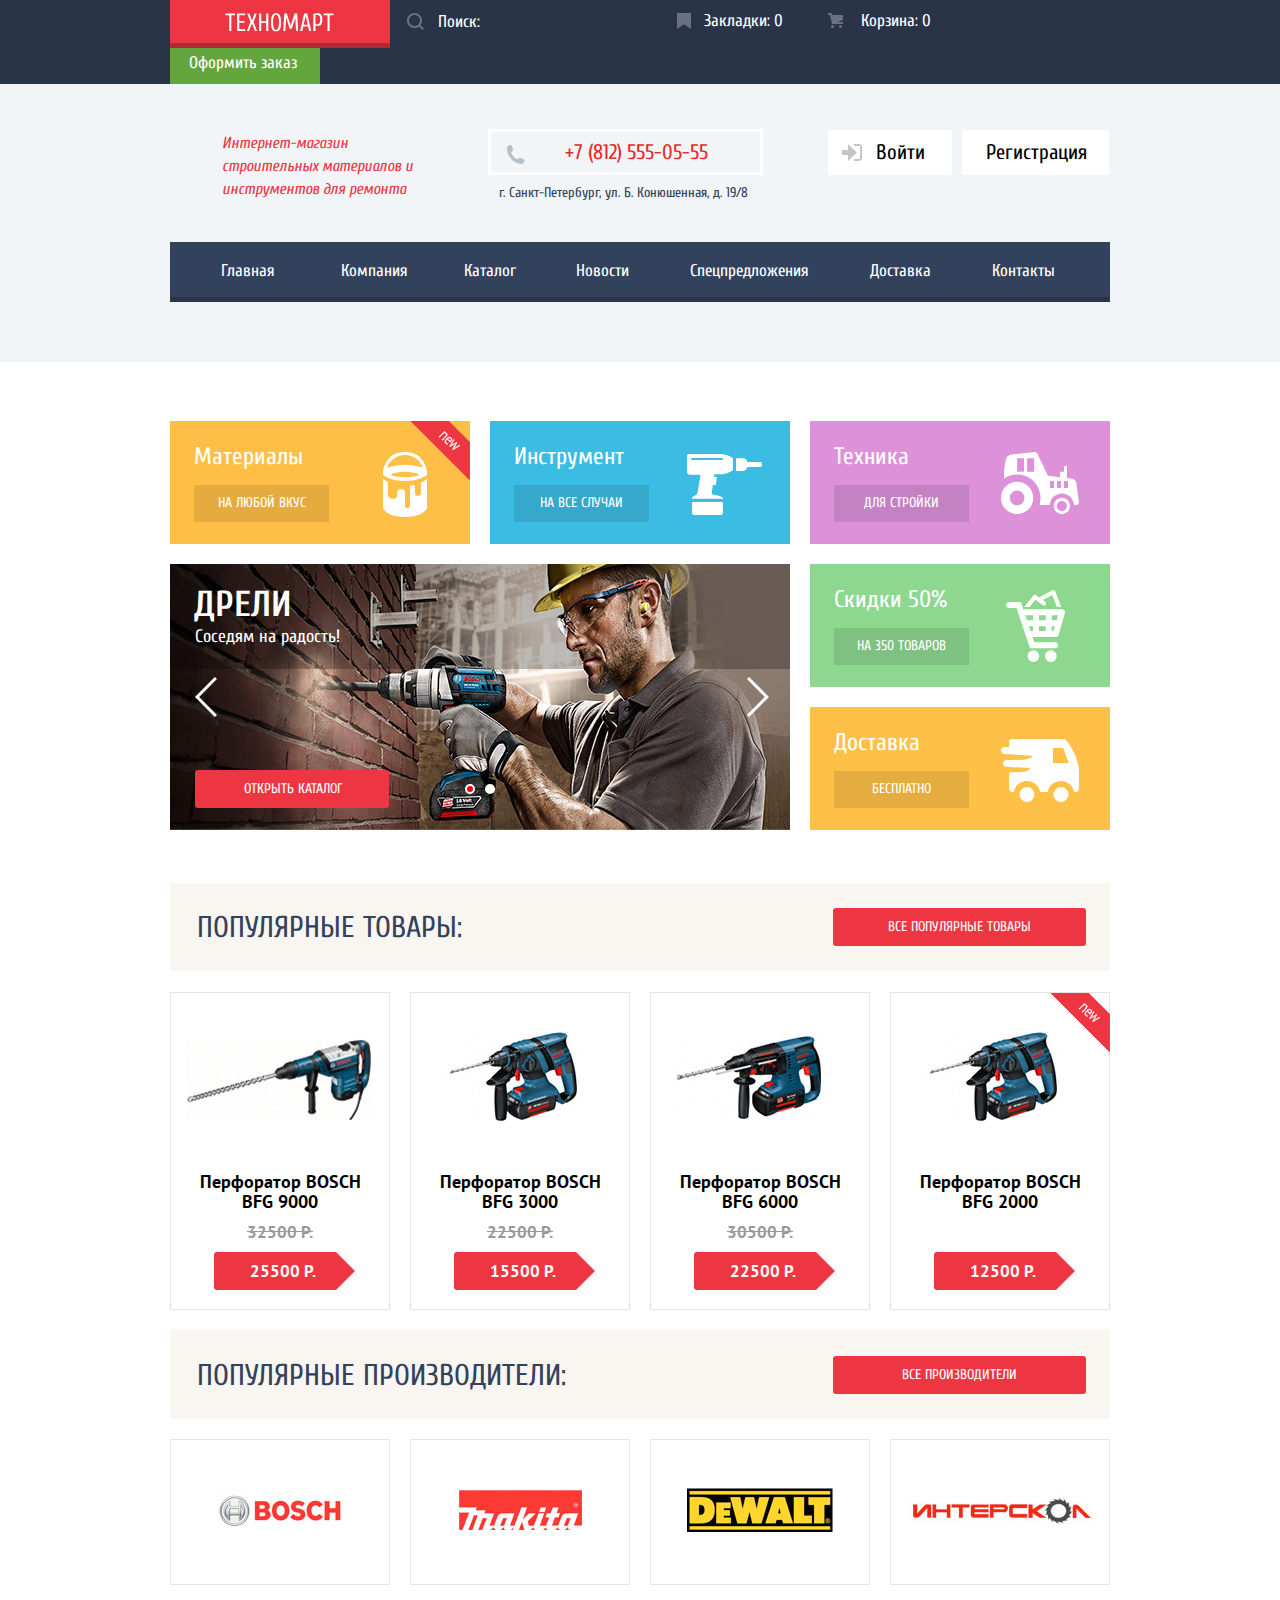
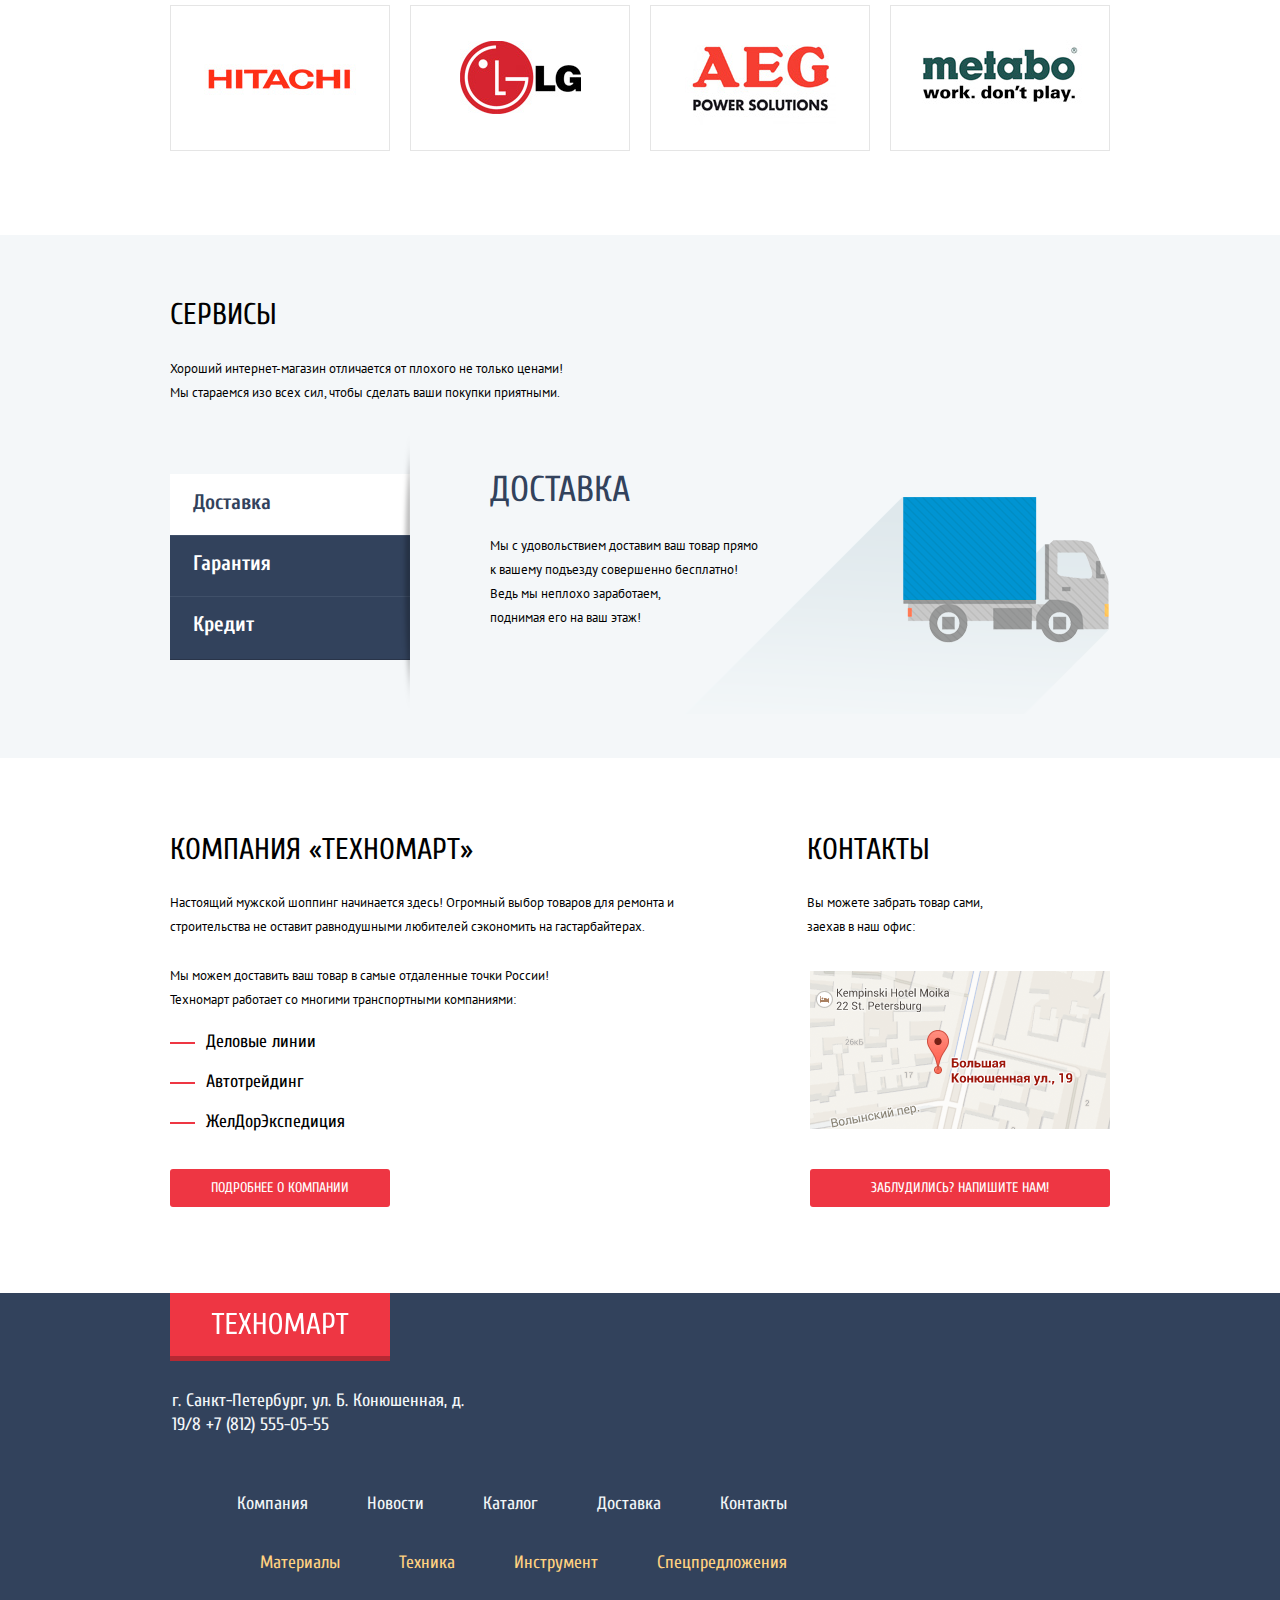
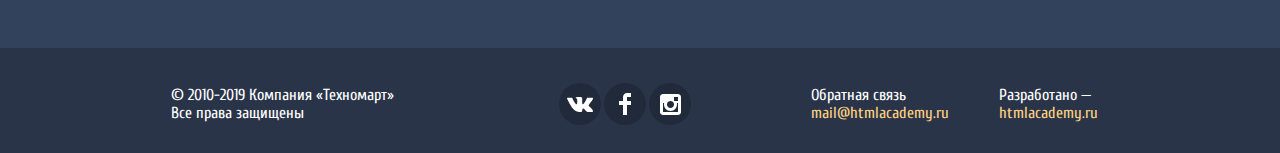
<file: index.html>
<!DOCTYPE html>
<html lang="ru">

<head>
  <meta charset="utf-8">
  <title>HTML Academy: Техномарт</title>
  <link href="css/normalize.css" rel="stylesheet">
  <link href="css/style-min.css" rel="stylesheet">
  <link
    href="https://fonts.googleapis.com/css?family=Cuprum:400,400i,700%7CPT+Sans:400,700&display=swap&subset=cyrillic"
    rel="stylesheet">
</head>

<body>
  <header class="header">
    <div class="decorative-lane-top-bottom">
      <ul class="header-top-navigation content-container">
        <li>
          <a class="logo logo-top">
            <img src="img/logo.svg" width="109" height="19" alt="Логотип магазина Техномарт">
          </a>
        </li>
        <li>
          <form class="search-form" action="https://echo.htmlacademy.ru" method="GET">
            <label class="search-label"><input type="search" name="top-header-search" class="search"
                placeholder="Поиск:" aria-label="Поиск по сайту">
              <svg version="1.1" xmlns="http://www.w3.org/2000/svg" xmlns:xlink="http://www.w3.org/1999/xlink" x="0px"
                y="0px" width="17px" height="17px" viewBox="0 0 17 17" enable-background="new 0 0 17 17"
                xml:space="preserve">
                <g id="Layer_1">
                </g>
                <g id="Layer_2">
                  <path d="M17,15.586l-3.542-3.542C14.421,10.782,15,9.21,15,7.5C15,3.358,11.643,0,7.5,0C3.358,0,0,3.358,0,7.5
             C0,11.643,3.358,15,7.5,15c1.71,0,3.282-0.579,4.544-1.542L15.586,17L17,15.586z M2,7.5C2,4.467,4.467,2,7.5,2
             C10.532,2,13,4.467,13,7.5c0,3.032-2.468,5.5-5.5,5.5C4.467,13,2,10.532,2,7.5z" />
                </g>
              </svg>
            </label>
          </form>
        </li>
        <li class="bookmarks-container">
          <a href="#" class="button-top top-header-bookmarks">
            <svg xmlns="http://www.w3.org/2000/svg" width="14" height="16" viewBox="0 0 14 16">
              <path fill="#ffffff"
                d="M14 15c0 .55-.368.741-.818.426l-5.363-3.765c-.45-.315-1.187-.315-1.637 0L.818 15.426C.368 15.741 0 15.55 0 15V1c0-.55.45-1 1-1h12c.55 0 1 .45 1 1v14z" />
            </svg>
            Закладки: 0
          </a>
        </li>
        <li class="cart-container">
          <a href="#" class="button-top top-header-cart">
            <svg version="1.1" id="Layer_71" xmlns="http://www.w3.org/2000/svg"
              xmlns:xlink="http://www.w3.org/1999/xlink" x="0px" y="0px" width="15px" height="15px" viewBox="0 0 15 15"
              enable-background="new 0 0 15 15" xml:space="preserve">
              <g>
                <circle cx="4.5" cy="13.5" r="1.5" />
                <circle cx="12.5" cy="13.5" r="1.5" />
                <polygon points="15,2 4.07,2 3.648,0 0,0 0,2 2.031,2 4.016,11 15,11 15,9 9.441,9 15,6.951 	" />
              </g>
            </svg>
            Корзина: 0
          </a>
        </li>
        <li>
          <a href="#" class="button-top top-header-order">Оформить заказ</a>
        </li>
      </ul>
    </div>
    <section class="header-info content-container">
      <h1>Интернет-магазин строительных материалов и инструментов для ремонта</h1>
      <ul class="header-mid-info">
        <li class="phone-address-container">
          <a class="header-info-phone-number" href="tel:+78125550555" aria-label="Номер нашего телефона и адрес">+7
            (812) 555-05-55</a>
          <p class="header-info-address">г. Санкт-Петербург, ул. Б. Конюшенная, д. 19/8</p>
        </li>
      </ul>
      <div class="account-block">
        <ul class="log-in-register-block">
          <li>
            <a href="#" class="user-button sign-in">
              <svg version="1.1" id="Layer_452" xmlns="http://www.w3.org/2000/svg"
                xmlns:xlink="http://www.w3.org/1999/xlink" x="0px" y="0px" width="20px" height="17px"
                viewBox="0 0 20 17" enable-background="new 0 0 20 17" xml:space="preserve">
                <g>
                  <polygon points="14.875,8.5 6,0 6,6 0,6 0,11 6,11 6,17 	" />
                </g>
                <path d="M16.986,15.01h-5.027V17h5.027c2.178,0,3.004-1.81,3.029-3.026V3.028C19.99,1.811,19.164,0,16.986,0h-5.027
               v1.99h5.027c0.839,0,0.992,0.681,1.01,1.057v10.904C17.979,14.327,17.825,15.01,16.986,15.01z" />
              </svg>
              Войти
            </a>
          </li>
          <li>
            <a href="#" class="user-button registration">Регистрация</a>
          </li>
        </ul>
        <ul class="account-menu display-none">
          <li class="user-name">
            <a href="#" class="user-button login-name">
              <svg version="1.1" id="Layer_28" xmlns="http://www.w3.org/2000/svg"
                xmlns:xlink="http://www.w3.org/1999/xlink" x="0px" y="0px" width="20px" height="18px"
                viewBox="0 0 20 18" enable-background="new 0 0 20 18" xml:space="preserve">
                <path
                  d="M17.881,14.166c-2.144-0.735-4.256-1.666-5.207-2.39c-0.657-0.501-0.77-1.618-0.517-2.415
               c1.118-0.903,1.864-2.477,1.864-4.278C14.021,2.276,12.221,0,10,0S5.979,2.276,5.979,5.083c0,1.801,0.746,3.374,1.863,4.277
               c0.253,0.798,0.141,1.915-0.517,2.416c-0.95,0.724-3.063,1.654-5.207,2.39S0,18,0,18h20C20,18,20.025,14.901,17.881,14.166z" />
              </svg>
              Равшан Джамшутович
            </a>
            <a href="#" class="user-button logout">
              <span class="visually-hidden">Выход</span>
              <svg version="1.1" id="Layer_3" xmlns="http://www.w3.org/2000/svg"
                xmlns:xlink="http://www.w3.org/1999/xlink" x="0px" y="0px" width="21px" height="17px"
                viewBox="0 0 21 17" enable-background="new 0 0 21 17" xml:space="preserve">
                <g>
                  <polygon points="21,8.5 12.125,0 12.125,6 6.125,6 6.125,11 12.125,11 12.125,17 	" />
                  <path d="M3.106,13.952V3.048c0.018-0.376,0.171-1.057,1.01-1.057h5.027V0H4.116C1.938,0,1.112,1.81,1.087,3.027
                    v10.946C1.112,15.189,1.938,17,4.116,17h5.027v-1.99H4.116C3.277,15.01,3.124,14.327,3.106,13.952z" />
                </g>
              </svg>
            </a>
          </li>
          <li>
            <a href="#" class="account-options my-orders">Мои заказы</a>
          </li>
          <li>
            <span class="dot"></span>
          </li>
          <li>
            <a href="#" class="account-options personal-account">Личный кабинет</a>
          </li>
        </ul>
      </div>
    </section>
    <nav class="header-navigation">
      <h2 class="visually-hidden">Главное меню</h2>
      <ul class="site-navigation content-container">
        <li><a class="main-link" href="index.html">Главная</a></li>
        <li><a href="#">Компания</a></li>
        <li><a class="catalog-link" href="catalog.html">Каталог</a></li>
        <li><a href="#">Новости</a></li>
        <li><a href="#">Спецпредложения</a></li>
        <li><a href="#">Доставка</a></li>
        <li><a href="#">Контакты</a></li>
      </ul>
    </nav>
  </header>
  <main class="main">
    <section class="goods-block content-container">
      <h2 class="visually-hiden">Наши товары</h2>
      <div class="goods-icon material new-item">
        <span class="privileges-title">Материалы</span>
        <a href="catalog.html" class="privilege-button">На любой вкус</a>
        <div class="new-icon"></div>
      </div>
      <div class="goods-icon instrument">
        <span class="privileges-title">Инструмент</span>
        <a href="catalog.html" class="privilege-button">на все случаи</a>
      </div>
      <div class="goods-icon technic">
        <span class="privileges-title">Техника</span>
        <a href="catalog.html" class="privilege-button">для стройки</a>
      </div>
      <div class="slider-icon-block">
        <div class="goods-slider">
          <div class="slide slide-1">
            <img src="img/slide-image-1.jpg" width="620" height="266" alt="Изображение процесса работы с дрелью">
            <h2>Дрели</h2>
            <p>Соседям на радость!</p>
            <a href="catalog.html" class="red-button to-perforators">Открыть каталог</a>
            <a href="#" class="slider-arrow left-arrow" aria-label="предыдущий слайд"></a>
            <a href="#" class="slider-arrow right-arrow" aria-label="следующий слайд"></a>
            <a href="#" class="slide-button button-1 current-slide-button"></a>
            <a href="#" class="slide-button button-2"></a>
          </div>
          <div class="slide slide-2 display-none">
            <img src="img/slide-image-2.jpg" width="620" height="266" alt="Изображение процесса работы с дрелью">
            <h2>Перфораторы</h2>
            <p>Настоящие мужские игрушки</p>
            <a href="catalog.html" class="red-button to-drills">Открыть каталог</a>
            <a href="#" class="slider-arrow left-arrow" aria-label="предыдущий слайд"></a>
            <a href="#" class="slider-arrow right-arrow" aria-label="следующий слайд"></a>
            <a href="#" class="slide-button button-1"></a>
            <a href="#" class="slide-button button-2 current-slide-button"></a>
          </div>
        </div>
        <div class="goods-icon-right">
          <div class="goods-icon sale">
            <span class="privileges-title">Скидки 50%</span>
            <a href="catalog.html" class="privilege-button">На 350 ТОВАРОВ</a>
          </div>
          <div class="goods-icon delivery">
            <span class="privileges-title">Доставка</span>
            <a href="catalog.html" class="privilege-button">бесплатно</a>
          </div>
        </div>
      </div>
    </section>
    <section class="popular-items content-container">
      <div class="block-title-container">
        <h2 class="block-title">Популярные товары:</h2>
        <a href="catalog.html" class="red-button popular-items-link">все поПулярные товары</a>
      </div>
      <ul class="catalog-popular">
        <li tabindex="0">
          <a href="#" class="catalog-item-image" tabindex="-1">
            <img src="img/bfg-9000.jpg" width="218" height="170" alt="Изображение BFG-9000">
          </a>
          <div class="catalog-items-user-buttons">
            <a href="#" class="buy-button" aria-label="Купить перфоратор BOSCH BFG 9000">
              <svg version="1.1" id="Layer_72" xmlns="http://www.w3.org/2000/svg"
                xmlns:xlink="http://www.w3.org/1999/xlink" x="0px" y="0px" width="15px" height="15px"
                viewBox="0 0 15 15" enable-background="new 0 0 15 15" xml:space="preserve">
                <g>
                  <circle cx="4.5" cy="13.5" r="1.5" />
                  <circle cx="12.5" cy="13.5" r="1.5" />
                  <polygon points="15,2 4.07,2 3.648,0 0,0 0,2 2.031,2 4.016,11 15,11 15,9 9.441,9 15,6.951 	" />
                </g>
              </svg>
              купить
            </a>
            <a href="#" class="to-bookmarks" aria-label="Добавить в закладки перфоратор BOSH BFG 9000">в закладки</a>
          </div>
          <h3>Перфоратор BOSCH BFG 9000</h3>
          <p class="catalog-item-old-price"><del>32500 Р.</del></p>
          <a href="#" class="catalog-item-buy-option" tabindex="-1">25500 Р.</a>
        </li>
        <li tabindex="0">
          <a href="#" class="catalog-item-image" tabindex="-1">
            <img src="img/bfg-3000.jpg" width="218" height="170" alt="Изображение BFG-3000">
          </a>
          <div class="catalog-items-user-buttons">
            <a href="#" class="buy-button" aria-label="Купить перфоратор BOSCH BFG 3000">
              <svg version="1.1" id="Layer_73" xmlns="http://www.w3.org/2000/svg"
                xmlns:xlink="http://www.w3.org/1999/xlink" x="0px" y="0px" width="15px" height="15px"
                viewBox="0 0 15 15" enable-background="new 0 0 15 15" xml:space="preserve">
                <g>
                  <circle cx="4.5" cy="13.5" r="1.5" />
                  <circle cx="12.5" cy="13.5" r="1.5" />
                  <polygon points="15,2 4.07,2 3.648,0 0,0 0,2 2.031,2 4.016,11 15,11 15,9 9.441,9 15,6.951 	" />
                </g>
              </svg>
              купить
            </a>
            <a href="#" class="to-bookmarks" aria-label="Добавить в закладки перфоратор BOSH BFG 3000">в закладки</a>
          </div>
          <h3>Перфоратор BOSCH BFG 3000</h3>
          <p class="catalog-item-old-price"><del>22500 Р.</del></p>
          <a href="#" class="catalog-item-buy-option" tabindex="-1">15500 Р.</a>
        </li>
        <li tabindex="0">
          <a href="#" class="catalog-item-image" tabindex="-1">
            <img src="img/bfg-6000.jpg" width="218" height="170" alt="Изображение BFG-6000">
          </a>
          <div class="catalog-items-user-buttons">
            <a href="#" class="buy-button" aria-label="Купить перфоратор BOSH BFG 6000">
              <svg version="1.1" id="Layer_74" xmlns="http://www.w3.org/2000/svg"
                xmlns:xlink="http://www.w3.org/1999/xlink" x="0px" y="0px" width="15px" height="15px"
                viewBox="0 0 15 15" enable-background="new 0 0 15 15" xml:space="preserve">
                <g>
                  <circle cx="4.5" cy="13.5" r="1.5" />
                  <circle cx="12.5" cy="13.5" r="1.5" />
                  <polygon points="15,2 4.07,2 3.648,0 0,0 0,2 2.031,2 4.016,11 15,11 15,9 9.441,9 15,6.951 	" />
                </g>
              </svg>
              купить
            </a>
            <a href="#" class="to-bookmarks" aria-label="Добавить в закладки перфоратор BOSH BFG 6000">в закладки</a>
          </div>
          <h3>Перфоратор BOSCH BFG 6000</h3>
          <p class="catalog-item-old-price"><del>30500 Р.</del></p>
          <a href="#" class="catalog-item-buy-option" tabindex="-1">22500 Р.</a>
        </li>
        <li class="new-item bfg-2000" tabindex="0">
          <a href="#" class="catalog-item-image" tabindex="-1">
            <img src="img/bfg-2000.jpg" width="218" height="170" alt="Изображение bfg-3000">
          </a>
          <div class="catalog-items-user-buttons">
            <a href="#" class="buy-button" aria-label="Купить перфоратор BOSH BFG 2000">
              <svg version="1.1" id="Layer_75" xmlns="http://www.w3.org/2000/svg"
                xmlns:xlink="http://www.w3.org/1999/xlink" x="0px" y="0px" width="15px" height="15px"
                viewBox="0 0 15 15" enable-background="new 0 0 15 15" xml:space="preserve">
                <g>
                  <circle cx="4.5" cy="13.5" r="1.5" />
                  <circle cx="12.5" cy="13.5" r="1.5" />
                  <polygon points="15,2 4.07,2 3.648,0 0,0 0,2 2.031,2 4.016,11 15,11 15,9 9.441,9 15,6.951 	" />
                </g>
              </svg>
              купить
            </a>
            <a href="#" class="to-bookmarks" aria-label="Добавить в закладки перфоратор BOSH BFG 2000">в закладки</a>
          </div>
          <h3>Перфоратор BOSCH BFG 2000</h3>
          <a href="#" class="catalog-item-buy-option" tabindex="-1">12500 Р.</a>
        </li>
      </ul>
      <div class="modal modal-to-cart">
        <p>Товар добавлен в корзину!</p>
        <div class="bottom-modal-background">
          <ul class="modal-to-cart-buttons">
            <li>
              <a class="red-button" href="#">Оформить заказ</a>
            </li>
            <li>
              <a class="buy-more index-buy-more" href="#">Продолжить покупки</a>
            </li>
          </ul>
        </div>
        <button class="modal-close index-to-cart-modal-close" type="button"></button>
      </div>
    </section>
    <section class="popular-makers content-container">
      <div class="block-title-container">
        <h2 class="block-title">Популярные ПРОИзводители:</h2>
        <a href="catalog.html" class="red-button popular-makers-link">все ПРОИзводители</a>
      </div>
      <ul class="popular-makers-logo content-container">
        <li tabindex="0">
          <a href="#" class="bosh-logo">
            <img class="popular-makers-img" src="img/logo-bosch.jpg" width="126" height="37"
              alt="Логотип компании BOSH">
          </a>
        </li>
        <li tabindex="0">
          <a href="#" class="makita-logo">
            <img class="popular-makers-img" src="img/logo-makita.jpg" width="123" height="40"
              alt="Логотип компании Makita">
          </a>
        </li>
        <li tabindex="0">
          <a href="#" class="dewalt-logo">
            <img class="popular-makers-img" src="img/logo-de-walt.jpg" width="146" height="44"
              alt="Логотип компании DeWalt">
          </a>
        </li>
        <li tabindex="0">
          <a href="#" class="interskol-logo">
            <img class="popular-makers-img" src="img/logo-interskol.jpg" width="200" height="88"
              alt="Логотип компании Интерскол">
          </a>
        </li>
        <li tabindex="0">
          <a href="#" class="hitachi-logo">
            <img class="popular-makers-img" src="img/logo-hitachi.jpg" width="169" height="31"
              alt="Логотип компании Hitachi">
          </a>
        </li>
        <li tabindex="0">
          <a href="#" class="lg-logo">
            <img class="popular-makers-img" src="img/logo-lg.jpg" width="121" height="73" alt="Логотип компании LG">
          </a>
        </li>
        <li tabindex="0">
          <a href="#" class="aeg-logo">
            <img class="popular-makers-img" src="img/logo-aeg.jpg" width="151" height="96" alt="Логотип компании AEG">
          </a>
        </li>
        <li tabindex="0">
          <a href="#" class="metabo-logo">
            <img class="popular-makers-img" src="img/logo-metabo.jpg" width="204" height="69"
              alt="Логотип компании Metabo">
          </a>
        </li>
      </ul>
    </section>
    <section class="service-block">
      <div class="content-container">
        <h2 class="subtitle">Сервисы</h2>
        <p class="normal-text">
          Хороший интернет-магазин отличается от плохого не только ценами!
          Мы стараемся изо всех сил, чтобы сделать ваши покупки приятными.
        </p>
        <div class="slide-container">
          <ul class="service-slider">
            <li>
              <a href="#" class="service-slider-link delivery-link active-link">Доставка</a>
            </li>
            <li>
              <a href="#" class="service-slider-link guarantee-link">Гарантия</a>
            </li>
            <li>
              <a href="#" class="service-slider-link credit-link">Кредит</a>
            </li>
          </ul>
          <div class="slider-shadow"></div>
          <div class="slider-description slide-delivery service-slider-active-slide">
            <h2 class="subtitle subtitle-36">Доставка</h2>
            <p class="normal-text">
              Мы с удовольствием доставим ваш товар прямо
              к вашему подъезду совершенно бесплатно!
              Ведь мы неплохо заработаем,<br> поднимая его на ваш этаж!
            </p>
          </div>
          <div class="slider-description slide-guarantee">
            <h2 class="subtitle subtitle-36">Гарантия</h2>
            <p class="normal-text">
              Если купленный у нас товар поломается или заискрит,<br>
              а также в случае пожара, спровоцированного его возгаранием,
              вы всегда можете быть уверены в нашей гарантии. Мы обменяем сгоревший товар на новый.<br>
              Дом уж восстановите как-нибудь сами.
            </p>
          </div>
          <div class="slider-description slide-credit">
            <h2 class="subtitle subtitle-36">Кредит</h2>
            <p class="normal-text">
              Залезть в долговую яму стало проще!
              Кредитные консультанты придут вам на помощь.
            </p>
            <a href="#" class="red-button credit-button">Отправить заявку</a>
          </div>
        </div>
      </div>
    </section>
    <section class="main-about content-container">
      <h2 class="visually-hidden">О компании</h2>
      <div class="about-company-block">
        <p class="subtitle">Компания «техномарт»</p>
        <p class="normal-text about-company-text-1">
          Настоящий мужской шоппинг начинается здесь!
          Огромный выбор товаров для ремонта и строительства не оставит равнодушными любителей сэкономить на
          гастарбайтерах.
        </p>
        <p class="normal-text about-company-text-2">
          Мы можем доставить ваш товар в самые отдаленные точки России!
          Техномарт работает со многими транспортными компаниями:
        </p>
        <ul class="delivery-partners">
          <li>Деловые линии</li>
          <li>Автотрейдинг</li>
          <li>ЖелДорЭкспедиция</li>
        </ul>
        <a href="#" class="red-button about_us_button">Подробнее о компании</a>
      </div>
      <div class="contacts-main">
        <p class="subtitle">Контакты</p>
        <p class="normal-text">Вы можете забрать товар сами, заехав в наш офис:
        </p>
        <a href="contacts.html" class="map">
          <img src="img/map-mini.png" width="300" height="158"
            alt="Наш магазин находится по адресу: г. Санкт-Петербург, ул. Б. Конюшенная, д. 19/8">
        </a>
        <a href="contact-us.html" class="red-button contact-us-button">Заблудились? Напишите нам!</a>
      </div>
      <section class="modal modal-map">
        <h2 class="visually-hidden">Где мы находимся</h2>
        <div class="big-map">
          <iframe
            src="https://www.google.com/maps/embed?pb=!1m14!1m8!1m3!1d1998.5958909420472!2d30.3217132!3d59.9388475!3m2!1i1024!2i768!4f13.1!3m3!1m2!1s0x4696310fca5ba729%3A0xea9c53d4493c879f!2z0JHQvtC70YzRiNCw0Y8g0JrQvtC90Y7RiNC10L3QvdCw0Y8g0YPQuy4sIDE5LCDQodCw0L3QutGCLdCf0LXRgtC10YDQsdGD0YDQsywgMTkxMTg2!5e0!3m2!1sru!2sru!4v1560233325531!5m2!1sru!2sru"
            width="940" height="460" style="border:0" allowfullscreen></iframe>
          <a href="https://www.google.ru/maps/place/%D0%91%D0%BE%D0%BB%D1%8C%D1%88%D0%B0%D1%8F+%D0%9A%D0%BE%D0%BD%D1%8E%D1%88%D0%B5%D0%BD%D0%BD%D0%B0%D1%8F+%D1%83%D0%BB.,+19,+%D0%A1%D0%B0%D0%BD%D0%BA%D1%82-%D0%9F%D0%B5%D1%82%D0%B5%D1%80%D0%B1%D1%83%D1%80%D0%B3,+191186/@59.9388475,30.3217132,17.25z/data=!4m5!3m4!1s0x4696310fca5ba729:0xea9c53d4493c879f!8m2!3d59.9387942!4d30.3230833"
            target="_blank">
            <img src="img/map.jpg" width="940" height="446"
              alt="Наш магазин находится по адресу: г. Санкт-Петербург, ул. Б. Конюшенная, д. 19/8">
          </a>
          <button class="modal-close" type="button"></button>
        </div>
      </section>
      <section class="modal modal-contact-us">
        <h2 class="visually-hidden">Напишите нам</h2>
        <form class="contact-us-form" action="https://echo.htmlacademy.ru" method="get">
          <div class="text-areas">
            <label class="your-name">
              Ваше имя
              <input type="text" name="fio" placeholder="Имя Фамилия">
            </label>
            <label class="contact-us-form-mail">
              Ваш e-mail
              <input type="text" name="mail" placeholder="email@example.com">
            </label>
            <label class="letter-area">Текст письма
              <textarea name="text" id="contact-us-form-letter" rows="5" cols="50"
                placeholder="В свободной форме"></textarea>
            </label>
          </div>
          <div class="bottom-modal-background">
            <button class="button" type="submit">
              Отправить
            </button>
          </div>
        </form>
        <button class="modal-close" type="button"></button>
      </section>
    </section>
  </main>
  <footer class="footer">
    <section class="footer-bottom-navigation content-container">
      <h2 class="visually-hidden">Нижнее меню сайта</h2>
      <a class="logo-footer">
        <img src="img/logo-foooter-ie.svg" width="138" height="23" alt="Логотип магазина Техномарт">
      </a>
      <p class="footer-contacts">г. Санкт-Петербург, ул. Б. Конюшенная, д. 19/8 +7 (812) 555-05-55</p>
      <nav class="footer-navigation">
        <ul class="footer-menu top-menu">
          <li><a href="#">Компания</a></li>
          <li><a href="#">Новости</a></li>
          <li><a href="catalog.html">Каталог</a></li>
          <li><a href="#">Доставка</a></li>
          <li><a href="#">Контакты</a></li>

        </ul>
        <ul class="footer-menu sub-menu">
          <li><a href="#">Материалы</a></li>
          <li><a href="#">Техника</a></li>
          <li><a href="#">Инструмент</a></li>
          <li><a href="#">Спецпредложения</a></li>
        </ul>
      </nav>
    </section>
    <div class="decorative-lane-top-bottom">
      <section class="additional-info content-container">
        <h2 class="visually-hidden">Полезные ссылки</h2>
        <p class="copyright">&copy; 2010-2019 Компания «Техномарт» Все права защищены</p>
        <ul class="footer-social">
          <li>
            <a href="#" class="social-button vk" aria-label="Перейти в нашу группу во Вконтакте"></a>
          </li>
          <li>
            <a href="#" class="social-button facebook" aria-label="Перейти в нашу группу в Фэйсбук"></a>
          </li>
          <li>
            <a href="#" class="social-button instagram" aria-label="Перейти в наш Инстаграм"> </a>
          </li>
        </ul>
        <p class="mail-to-us">
          Обратная связь
          <a href="mailto:mail@htmlacademy.ru" class="aditional-info-link">mail@htmlacademy.ru</a>
        </p>
        <p class="who-made">
          Разработано —
          <a href="https://htmlacademy.ru/intensive/htmlcss" class="aditional-info-link">htmlacademy.ru</a>
        </p>
      </section>
    </div>
  </footer>
  <script src="js/script-min.js" rel="script"></script>
</body>

</html>
</file>
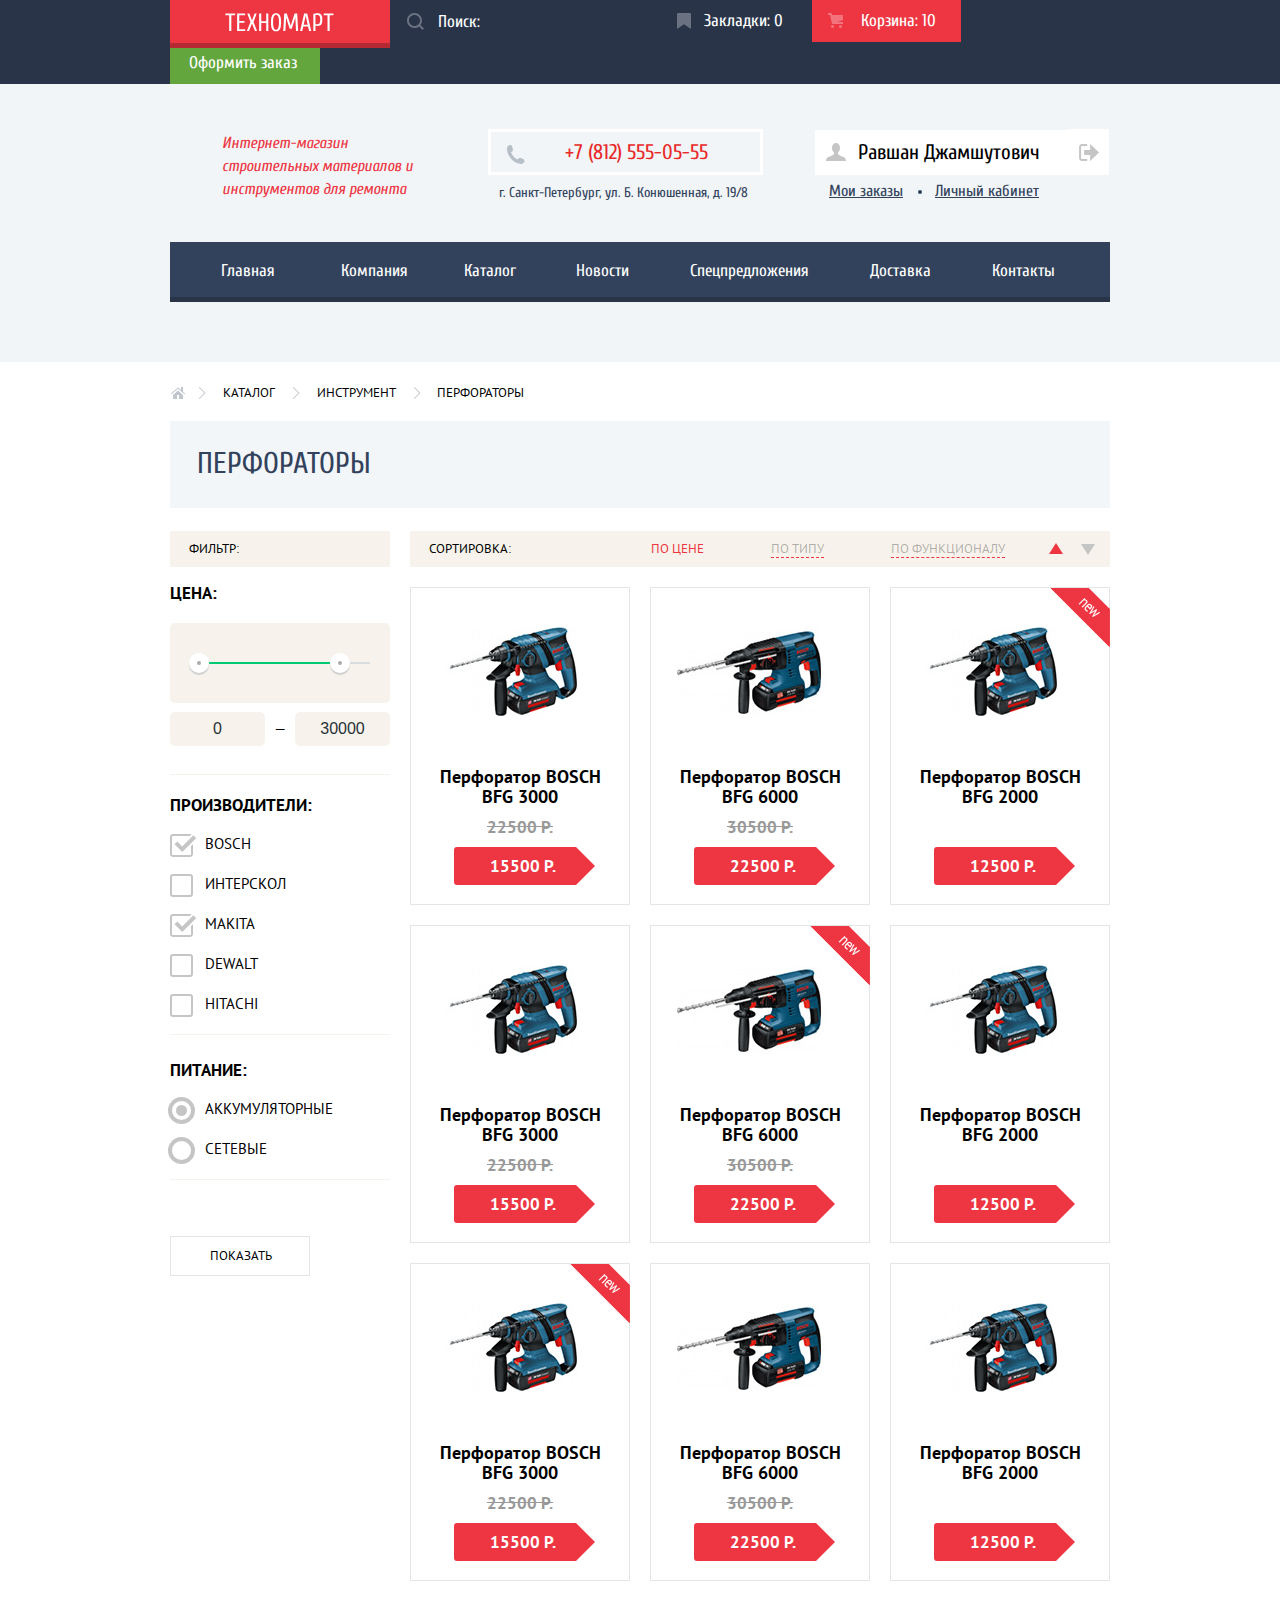
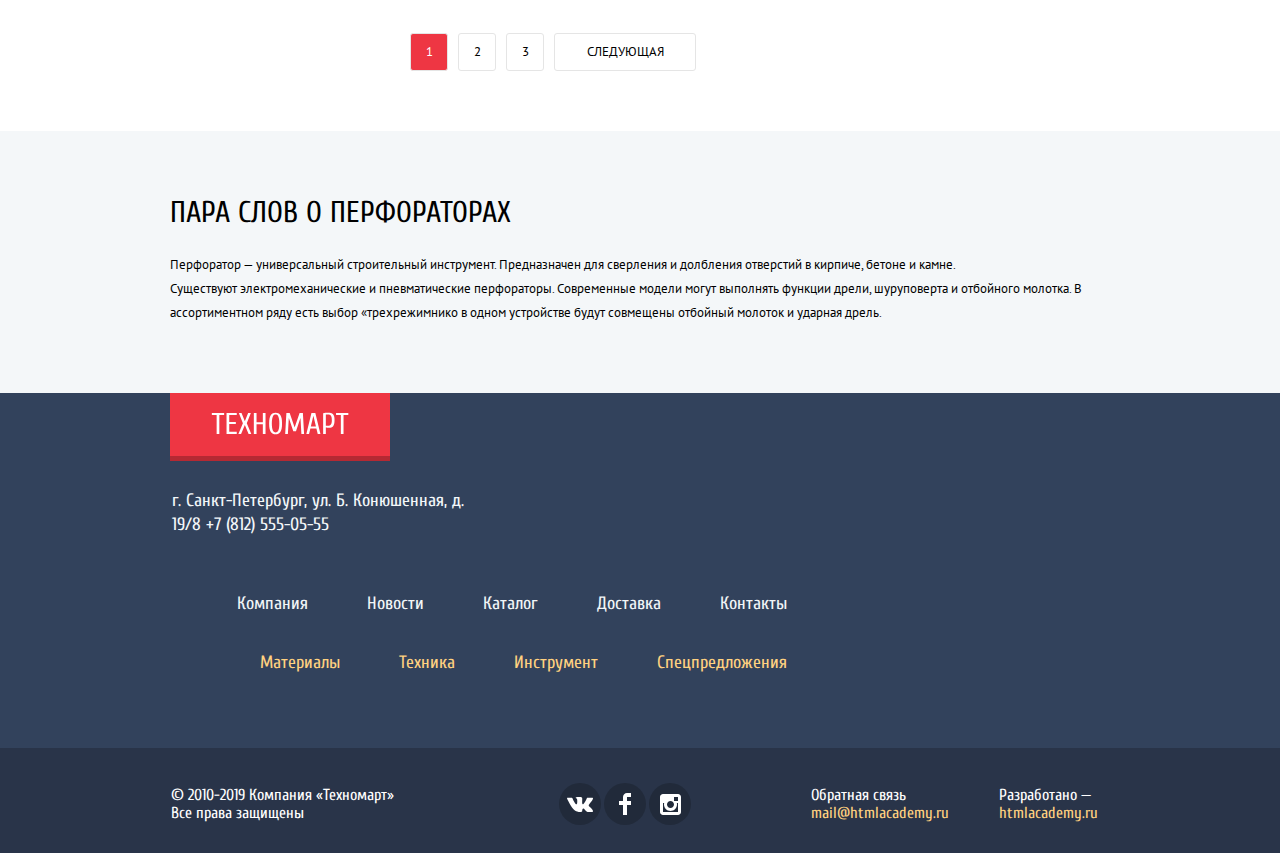
<file: catalog.html>
<!DOCTYPE html>
<html lang="ru">

<head>
  <meta charset="utf-8">
  <title>HTML Academy: Техномарт</title>
  <link href="css/normalize.css" rel="stylesheet">
  <link href="css/style-min.css" rel="stylesheet">
  <link
    href="https://fonts.googleapis.com/css?family=Cuprum:400,400i,700%7CPT+Sans:400,700&display=swap&subset=cyrillic"
    rel="stylesheet">
</head>

<body>
  <header class="header">
    <div class="decorative-lane-top-bottom">
      <ul class="header-top-navigation content-container">
        <li>
          <a href="index.html" class="logo logo-top">
            <img src="img/logo.svg" width="109" height="19" alt="Логотип магазина Техномарт">
          </a>
        </li>
        <li>
          <form class="search-form" action="https://echo.htmlacademy.ru" method="GET">
            <label class="search-label"><input type="search" name="top-header-search" class="search"
                placeholder="Поиск:" aria-label="Поиск по сайту">
              <svg version="1.1" xmlns="http://www.w3.org/2000/svg" xmlns:xlink="http://www.w3.org/1999/xlink" x="0px"
                y="0px" width="17px" height="17px" viewBox="0 0 17 17" enable-background="new 0 0 17 17"
                xml:space="preserve">
                <g id="Layer_1">
                </g>
                <g id="Layer_2">
                  <path d="M17,15.586l-3.542-3.542C14.421,10.782,15,9.21,15,7.5C15,3.358,11.643,0,7.5,0C3.358,0,0,3.358,0,7.5
               C0,11.643,3.358,15,7.5,15c1.71,0,3.282-0.579,4.544-1.542L15.586,17L17,15.586z M2,7.5C2,4.467,4.467,2,7.5,2
               C10.532,2,13,4.467,13,7.5c0,3.032-2.468,5.5-5.5,5.5C4.467,13,2,10.532,2,7.5z" />
                </g>
              </svg>
            </label>
          </form>
        </li>
        <li class="bookmarks-container">
          <a href="#" class="button-top top-header-bookmarks">
            <svg xmlns="http://www.w3.org/2000/svg" width="14" height="16" viewBox="0 0 14 16">
              <path fill="#ffffff"
                d="M14 15c0 .55-.368.741-.818.426l-5.363-3.765c-.45-.315-1.187-.315-1.637 0L.818 15.426C.368 15.741 0 15.55 0 15V1c0-.55.45-1 1-1h12c.55 0 1 .45 1 1v14z" />
            </svg>
            Закладки: 0
          </a>
        </li>
        <li class="cart-conteiner">
          <a href="#" class="button-top top-header-cart not-empty-button-top">
            <svg version="1.1" id="Layer_69" xmlns="http://www.w3.org/2000/svg"
              xmlns:xlink="http://www.w3.org/1999/xlink" x="0px" y="0px" width="15px" height="15px" viewBox="0 0 15 15"
              enable-background="new 0 0 15 15" xml:space="preserve">
              <g>
                <circle cx="4.5" cy="13.5" r="1.5" />
                <circle cx="12.5" cy="13.5" r="1.5" />
                <polygon points="15,2 4.07,2 3.648,0 0,0 0,2 2.031,2 4.016,11 15,11 15,9 9.441,9 15,6.951 	" />
              </g>
            </svg>
            Корзина: 10
          </a>
        </li>
        <li>
          <a href="#" class="button-top top-header-order">Оформить заказ</a>
        </li>
      </ul>
    </div>
    <section class="header-info content-container">
      <h2 class="visually-hidden">Блок с контактами и меню вашего аккаунта</h2>
      <p class="market-name">Интернет-магазин строительных материалов и инструментов для ремонта</p>
      <ul class="header-mid-info">
        <li class="phone-address-container">
          <a class="header-info-phone-number" href="tel:+78125550555" aria-label="Номер нашего телефона и адрес">+7
            (812) 555-05-55</a>
          <p class="header-info-address">г. Санкт-Петербург, ул. Б. Конюшенная, д. 19/8</p>
        </li>
      </ul>
      <div class="account-block">
        <ul class="log-in-register-block display-none">
          <li>
            <a href="#" class="user-button sign-in">
              <svg version="1.1" id="Layer_452" xmlns="http://www.w3.org/2000/svg"
                xmlns:xlink="http://www.w3.org/1999/xlink" x="0px" y="0px" width="20px" height="17px"
                viewBox="0 0 20 17" enable-background="new 0 0 20 17" xml:space="preserve">
                <g>
                  <polygon points="14.875,8.5 6,0 6,6 0,6 0,11 6,11 6,17 	" />
                </g>
                <path d="M16.986,15.01h-5.027V17h5.027c2.178,0,3.004-1.81,3.029-3.026V3.028C19.99,1.811,19.164,0,16.986,0h-5.027
               v1.99h5.027c0.839,0,0.992,0.681,1.01,1.057v10.904C17.979,14.327,17.825,15.01,16.986,15.01z" />
              </svg>
              Войти
            </a>
          </li>
          <li>
            <a href="#" class="user-button registration">Регистрация</a>
          </li>
        </ul>
        <ul class="account-menu">
          <li class="user-name">
            <a href="#" class="user-button login-name">
              <svg version="1.1" id="Layer_28" xmlns="http://www.w3.org/2000/svg"
                xmlns:xlink="http://www.w3.org/1999/xlink" x="0px" y="0px" width="20px" height="18px"
                viewBox="0 0 20 18" enable-background="new 0 0 20 18" xml:space="preserve">
                <path
                  d="M17.881,14.166c-2.144-0.735-4.256-1.666-5.207-2.39c-0.657-0.501-0.77-1.618-0.517-2.415
               c1.118-0.903,1.864-2.477,1.864-4.278C14.021,2.276,12.221,0,10,0S5.979,2.276,5.979,5.083c0,1.801,0.746,3.374,1.863,4.277
               c0.253,0.798,0.141,1.915-0.517,2.416c-0.95,0.724-3.063,1.654-5.207,2.39S0,18,0,18h20C20,18,20.025,14.901,17.881,14.166z" />
              </svg>
              Равшан Джамшутович
            </a>
            <a href="#" class="user-button logout">
              <span class="visually-hidden">Выход</span>
              <svg version="1.1" id="Layer_3" xmlns="http://www.w3.org/2000/svg"
                xmlns:xlink="http://www.w3.org/1999/xlink" x="0px" y="0px" width="21px" height="17px"
                viewBox="0 0 21 17" enable-background="new 0 0 21 17" xml:space="preserve">
                <g>
                  <polygon points="21,8.5 12.125,0 12.125,6 6.125,6 6.125,11 12.125,11 12.125,17 	" />
                  <path d="M3.106,13.952V3.048c0.018-0.376,0.171-1.057,1.01-1.057h5.027V0H4.116C1.938,0,1.112,1.81,1.087,3.027
                    v10.946C1.112,15.189,1.938,17,4.116,17h5.027v-1.99H4.116C3.277,15.01,3.124,14.327,3.106,13.952z" />
                </g>
              </svg>
            </a>
          </li>
          <li>
            <a href="#" class="account-options my-orders">Мои заказы</a>
          </li>
          <li>
            <span class="dot"></span>
          </li>
          <li>
            <a href="#" class="account-options personal-account">Личный кабинет</a>
          </li>
        </ul>
      </div>
    </section>
    <nav class="header-navigation">
      <h2 class="visually-hidden">Главное меню</h2>
      <ul class="site-navigation">
        <li><a class="main-link" href="index.html">Главная</a></li>
        <li><a href="#">Компания</a></li>
        <li><a class="catalog-link" href="catalog.html">Каталог</a></li>
        <li><a href="#">Новости</a></li>
        <li><a href="#">Спецпредложения</a></li>
        <li><a href="#">Доставка</a></li>
        <li><a href="#">Контакты</a></li>
      </ul>
    </nav>
  </header>
  <section class="catalog content-container">
    <h2 class="visually-hidden">Каталог товаров</h2>
    <nav class="catalog-navigation">
      <h2 class="visually-hidden">Меню каталога</h2>
      <ul class="catalog-menu">
        <li><a href="#" class="home" aria-label="В начало каталога"></a></li>
        <li><a href="#">Каталог</a></li>
        <li><a href="#">Инструмент</a></li>
        <li><a href="#">Перфораторы</a></li>
      </ul>
    </nav>
    <div class="block-title-container block-title-container-catalog">
      <h1 class="block-title">Перфораторы</h1>
    </div>
    <div class="filter-container">
      <form class="filter" method="GET" action="https://echo.htmlacademy.ru">
        <div class="filter-top-text">
          <span>Фильтр:</span>
        </div>
        <fieldset class="filter-item price-bar">
          <legend>Цена:</legend>
          <div class="range-filter">
            <div class="range-controls">
              <div class="scale">
                <div class="bar"></div>
              </div>
              <button class="toggle toggle-min"></button>
              <button class="toggle toggle-max"></button>
            </div>
            <div class="price-controls">
              <label class="min-price">
                <input name="min-price" type="text" value="0" aria-label="нижнее занчение стоимости">
              </label>
              <span class="line-between">—</span>
              <label class="max-price">
                <input name="max-price" type="text" value="30000" aria-label="верхнее занчение стоимости">
              </label>
            </div>
          </div>
        </fieldset>
        <fieldset class="filter-item brands">
          <legend>ПРОИЗВОДИТЕЛИ:</legend>
          <ul>
            <li>
              <input class="filter-input " type="checkbox" id="bosch" name="BOSCH" checked>
              <label class="filter-label" for="bosch" tabindex="0">
                <svg version="1.1" xmlns="http://www.w3.org/2000/svg" xmlns:xlink="http://www.w3.org/1999/xlink" x="0px"
                  y="0px" width="27px" height="23px" viewBox="0 0 27 23" enable-background="new 0 0 27 23"
                  xml:space="preserve">
                  <g id="Layer_14467">
                  </g>
                  <g id="Layer_97652">
                    <g>
                      <polygon
                        points="7.285,7.486 4.456,10.315 12.239,18.098 26.171,4.166 23.343,1.337 12.239,12.439 		" />
                      <path d="M21,20c0,0.542-0.458,1-1,1H3c-0.542,0-1-0.458-1-1V3c0-0.542,0.458-1,1-1h16.908l1.585-1.585C21.051,0.158,20.545,0,20,0
                    H3C1.35,0,0,1.35,0,3v17c0,1.65,1.35,3,3,3h17c1.65,0,3-1.35,3-3v-9.829l-2,2V20z" />
                    </g>
                  </g>
                </svg>
                BOSCH
              </label>
            </li>
            <li>
              <input class="filter-input " type="checkbox" id="INTERSKOL" name="INTERSKOL">
              <label class="filter-label" for="INTERSKOL" tabindex="0">
                <svg version="1.1" xmlns="http://www.w3.org/2000/svg" xmlns:xlink="http://www.w3.org/1999/xlink" x="0px"
                  y="0px" width="27px" height="23px" viewBox="0 0 27 23" enable-background="new 0 0 27 23"
                  xml:space="preserve">
                  <g id="Layer_1876">
                  </g>
                  <g id="Layer_43332">
                    <g>
                      <polygon
                        points="7.285,7.486 4.456,10.315 12.239,18.098 26.171,4.166 23.343,1.337 12.239,12.439 		" />
                      <path d="M21,20c0,0.542-0.458,1-1,1H3c-0.542,0-1-0.458-1-1V3c0-0.542,0.458-1,1-1h16.908l1.585-1.585C21.051,0.158,20.545,0,20,0
                    H3C1.35,0,0,1.35,0,3v17c0,1.65,1.35,3,3,3h17c1.65,0,3-1.35,3-3v-9.829l-2,2V20z" />
                    </g>
                  </g>
                </svg>
                ИНТЕРСКОЛ
              </label>
            </li>
            <li>
              <input class="filter-input " type="checkbox" id="MAKITA" name="MAKITA" checked>
              <label class="filter-label" for="MAKITA" tabindex="0">
                <svg version="1.1" xmlns="http://www.w3.org/2000/svg" xmlns:xlink="http://www.w3.org/1999/xlink" x="0px"
                  y="0px" width="27px" height="23px" viewBox="0 0 27 23" enable-background="new 0 0 27 23"
                  xml:space="preserve">
                  <g id="Layer_4541">
                  </g>
                  <g id="Layer_277">
                    <g>
                      <polygon
                        points="7.285,7.486 4.456,10.315 12.239,18.098 26.171,4.166 23.343,1.337 12.239,12.439 		" />
                      <path d="M21,20c0,0.542-0.458,1-1,1H3c-0.542,0-1-0.458-1-1V3c0-0.542,0.458-1,1-1h16.908l1.585-1.585C21.051,0.158,20.545,0,20,0
                    H3C1.35,0,0,1.35,0,3v17c0,1.65,1.35,3,3,3h17c1.65,0,3-1.35,3-3v-9.829l-2,2V20z" />
                    </g>
                  </g>
                </svg>
                MAKITA
              </label>
            </li>
            <li>
              <input class="filter-input " type="checkbox" id="DEWALT" name="DEWALT">
              <label class="filter-label" for="DEWALT" tabindex="0">
                <svg version="1.1" xmlns="http://www.w3.org/2000/svg" xmlns:xlink="http://www.w3.org/1999/xlink" x="0px"
                  y="0px" width="27px" height="23px" viewBox="0 0 27 23" enable-background="new 0 0 27 23"
                  xml:space="preserve">
                  <g id="Layer_541">
                  </g>
                  <g id="Layer_3432">
                    <g>
                      <polygon
                        points="7.285,7.486 4.456,10.315 12.239,18.098 26.171,4.166 23.343,1.337 12.239,12.439 		" />
                      <path d="M21,20c0,0.542-0.458,1-1,1H3c-0.542,0-1-0.458-1-1V3c0-0.542,0.458-1,1-1h16.908l1.585-1.585C21.051,0.158,20.545,0,20,0
                    H3C1.35,0,0,1.35,0,3v17c0,1.65,1.35,3,3,3h17c1.65,0,3-1.35,3-3v-9.829l-2,2V20z" />
                    </g>
                  </g>
                </svg>
                DEWALt
              </label>
            </li>
            <li>
              <input class="filter-input " type="checkbox" id="HITACHI" name="HITACHI">
              <label class="filter-label" for="HITACHI" tabindex="0">
                <svg version="1.1" xmlns="http://www.w3.org/2000/svg" xmlns:xlink="http://www.w3.org/1999/xlink" x="0px"
                  y="0px" width="27px" height="23px" viewBox="0 0 27 23" enable-background="new 0 0 27 23"
                  xml:space="preserve">
                  <g id="Layer_991">
                  </g>
                  <g id="Layer_882">
                    <g>
                      <polygon
                        points="7.285,7.486 4.456,10.315 12.239,18.098 26.171,4.166 23.343,1.337 12.239,12.439 		" />
                      <path d="M21,20c0,0.542-0.458,1-1,1H3c-0.542,0-1-0.458-1-1V3c0-0.542,0.458-1,1-1h16.908l1.585-1.585C21.051,0.158,20.545,0,20,0
                    H3C1.35,0,0,1.35,0,3v17c0,1.65,1.35,3,3,3h17c1.65,0,3-1.35,3-3v-9.829l-2,2V20z" />
                    </g>
                  </g>
                </svg>
                HITACHI
              </label>
            </li>
          </ul>
        </fieldset>
        <fieldset class="filter-item power-option">
          <legend>ПИТАНИЕ:</legend>
          <ul>
            <li>
              <input type="radio" name="power" id="accum" value="accummulator" checked>
              <label class="filter-label power-label" for="accum" tabindex="0">
                Аккумуляторные
              </label>
            </li>
            <li>
              <input type="radio" name="power" id="cable" value="Cable">
              <label class="filter-label power-label" for="cable" tabindex="0">
                Сетевые
              </label>
            </li>
          </ul>
        </fieldset>
        <button class="catalog-button" type="submit">Показать</button>
      </form>
      <section class="catalog-block">
        <div class="filter-top-text filter-sort-menu">
          <span class="sort-title">сортировка:</span>
          <ul class="sorting-menu">
            <li>
              <a href="#" class="active-link">по цене</a>
            </li>
            <li>
              <a href="#">по типу</a>
            </li>
            <li>
              <a href="#">ПО ФУНКЦИОНАЛУ</a>
            </li>
            <li class="arrow-container">
              <a href="#" class="arrow up-arrow up-arrow-active" aria-label="сортировка по возрастанию"></a>
            </li>
            <li class="arrow-container">
              <a href="#" class="arrow down-arrow" aria-label="сортировка по убыванию"></a>
            </li>
          </ul>
        </div>
        <ul class="catalog-items">
          <li tabindex="0">
            <img src="img/bfg-3000.jpg" width="218" height="170" alt="Изображение BFG-3000" tabindex="-1">
            <div class="catalog-items-user-buttons">
              <a href="#" class="buy-button" aria-label="Купить перфоратор BOSCH BFG 3000">
                  <svg version="1.1" id="Layer_71" xmlns="http://www.w3.org/2000/svg"
                  xmlns:xlink="http://www.w3.org/1999/xlink" x="0px" y="0px" width="15px" height="15px"
                  viewBox="0 0 15 15" enable-background="new 0 0 15 15" xml:space="preserve">
                  <g>
                    <circle cx="4.5" cy="13.5" r="1.5" />
                    <circle cx="12.5" cy="13.5" r="1.5" />
                    <polygon points="15,2 4.07,2 3.648,0 0,0 0,2 2.031,2 4.016,11 15,11 15,9 9.441,9 15,6.951 	" />
                  </g>
                </svg>
                купить
              </a>
              <a href="#" class="to-bookmarks" aria-label="Добавить в закладки перфоратор BOSCH BFG 3000">в закладки</a>
            </div>
            <h3>Перфоратор BOSCH BFG 3000</h3>
            <p class="catalog-item-old-price"><del>22500 Р.</del></p>
            <a href="#" class="catalog-item-buy-option" tabindex="-1">15500 Р.</a>
          </li>
          <li tabindex="0">
            <img src="img/bfg-6000.jpg" width="218" height="170" alt="Изображение BFG-6000">
            <div class="catalog-items-user-buttons">
              <a href="#" class="buy-button" aria-label="Купить перфоратор BOSCH BFG 6000">
                  <svg version="1.1" id="Layer_72" xmlns="http://www.w3.org/2000/svg"
                  xmlns:xlink="http://www.w3.org/1999/xlink" x="0px" y="0px" width="15px" height="15px"
                  viewBox="0 0 15 15" enable-background="new 0 0 15 15" xml:space="preserve">
                  <g>
                    <circle cx="4.5" cy="13.5" r="1.5" />
                    <circle cx="12.5" cy="13.5" r="1.5" />
                    <polygon points="15,2 4.07,2 3.648,0 0,0 0,2 2.031,2 4.016,11 15,11 15,9 9.441,9 15,6.951 	" />
                  </g>
                </svg>
                купить
              </a>
              <a href="#" class="to-bookmarks" aria-label="Добавить в закладки перфоратор BOSCH BFG 6000">в закладки</a>
            </div>
            <h3>Перфоратор BOSCH BFG 6000</h3>
            <p class="catalog-item-old-price"><del>30500 Р.</del></p>
            <a href="#" class="catalog-item-buy-option" tabindex="-1">22500 Р.</a>
          </li>
          <li class="new-item bfg-2000" tabindex="0">
            <img src="img/bfg-2000.jpg" width="218" height="170" alt="Изображение BFG-2000">
            <div class="catalog-items-user-buttons">
              <a href="#" class="buy-button" aria-label="Купить перфоратор BOSCH BFG 2000">
                <svg version="1.1" id="Layer_73" xmlns="http://www.w3.org/2000/svg"
                xmlns:xlink="http://www.w3.org/1999/xlink" x="0px" y="0px" width="15px" height="15px"
                viewBox="0 0 15 15" enable-background="new 0 0 15 15" xml:space="preserve">
                <g>
                  <circle cx="4.5" cy="13.5" r="1.5" />
                  <circle cx="12.5" cy="13.5" r="1.5" />
                  <polygon points="15,2 4.07,2 3.648,0 0,0 0,2 2.031,2 4.016,11 15,11 15,9 9.441,9 15,6.951 	" />
                </g>
              </svg>
              купить
            </a>
              <a href="#" class="to-bookmarks" aria-label="Добавить в закладки перфоратор BOSCH BFG 2000">в закладки</a>
            </div>
            <h3>Перфоратор BOSCH BFG 2000</h3>
            <a href="#" class="catalog-item-buy-option" tabindex="-1">12500 Р.</a>
          </li>
          <li tabindex="0">
            <img src="img/bfg-3000.jpg" width="218" height="170" alt="Изображение BFG-3000">
            <div class="catalog-items-user-buttons">
              <a href="#" class="buy-button" aria-label="Купить перфоратор BOSCH BFG 3000">
                  <svg version="1.1" id="Layer_68" xmlns="http://www.w3.org/2000/svg"
                  xmlns:xlink="http://www.w3.org/1999/xlink" x="0px" y="0px" width="15px" height="15px"
                  viewBox="0 0 15 15" enable-background="new 0 0 15 15" xml:space="preserve">
                  <g>
                    <circle cx="4.5" cy="13.5" r="1.5" />
                    <circle cx="12.5" cy="13.5" r="1.5" />
                    <polygon points="15,2 4.07,2 3.648,0 0,0 0,2 2.031,2 4.016,11 15,11 15,9 9.441,9 15,6.951 	" />
                  </g>
                </svg>
                купить
              </a>
              <a href="#" class="to-bookmarks" aria-label="Добавить в закладки перфоратор BOSCH BFG 3000">в закладки</a>
            </div>
            <h3>Перфоратор BOSCH BFG 3000</h3>
            <p class="catalog-item-old-price"><del>22500 Р.</del></p>
            <a href="#" class="catalog-item-buy-option" tabindex="-1">15500 Р.</a>
          </li>
          <li class="new-item" tabindex="0">
            <img src="img/bfg-6000.jpg" width="218" height="170" alt="Изображение BFG-6000">
            <div class="catalog-items-user-buttons">
              <a href="#" class="buy-button" aria-label="Купить перфоратор BOSCH BFG 6000">
                  <svg version="1.1" id="Layer_74" xmlns="http://www.w3.org/2000/svg"
                  xmlns:xlink="http://www.w3.org/1999/xlink" x="0px" y="0px" width="15px" height="15px"
                  viewBox="0 0 15 15" enable-background="new 0 0 15 15" xml:space="preserve">
                  <g>
                    <circle cx="4.5" cy="13.5" r="1.5" />
                    <circle cx="12.5" cy="13.5" r="1.5" />
                    <polygon points="15,2 4.07,2 3.648,0 0,0 0,2 2.031,2 4.016,11 15,11 15,9 9.441,9 15,6.951 	" />
                  </g>
                </svg>
                купить
              </a>
              <a href="#" class="to-bookmarks" aria-label="Добавить в закладки перфоратор BOSCH BFG 6000">в закладки</a>
            </div>
            <h3>Перфоратор BOSCH BFG 6000</h3>
            <p class="catalog-item-old-price"><del>30500 Р.</del></p>
            <a href="#" class="catalog-item-buy-option" tabindex="-1">22500 Р.</a>
          </li>
          <li class="bfg-2000" tabindex="0">
            <img src="img/bfg-2000.jpg" width="218" height="170" alt="Изображение BFG-2000">
            <div class="catalog-items-user-buttons">
              <a href="#" class="buy-button" aria-label="Купить перфоратор BOSCH BFG 2000">
                  <svg version="1.1" id="Layer_75" xmlns="http://www.w3.org/2000/svg"
                  xmlns:xlink="http://www.w3.org/1999/xlink" x="0px" y="0px" width="15px" height="15px"
                  viewBox="0 0 15 15" enable-background="new 0 0 15 15" xml:space="preserve">
                  <g>
                    <circle cx="4.5" cy="13.5" r="1.5" />
                    <circle cx="12.5" cy="13.5" r="1.5" />
                    <polygon points="15,2 4.07,2 3.648,0 0,0 0,2 2.031,2 4.016,11 15,11 15,9 9.441,9 15,6.951 	" />
                  </g>
                </svg>
                купить
              </a>
              <a href="#" class="to-bookmarks" aria-label="Добавить в закладки перфоратор BOSCH BFG 2000">в закладки</a>
            </div>
            <h3>Перфоратор BOSCH BFG 2000</h3>
            <a href="#" class="catalog-item-buy-option" tabindex="-1">12500 Р.</a>
          </li>
          <li class="new-item" tabindex="0">
            <img src="img/bfg-3000.jpg" width="218" height="170" alt="Изображение BFG-3000">
            <div class="catalog-items-user-buttons">
              <a href="#" class="buy-button" aria-label="Купить перфоратор BOSCH BFG 3000">
                <svg version="1.1" id="Layer_76" xmlns="http://www.w3.org/2000/svg"
                xmlns:xlink="http://www.w3.org/1999/xlink" x="0px" y="0px" width="15px" height="15px"
                viewBox="0 0 15 15" enable-background="new 0 0 15 15" xml:space="preserve">
                <g>
                  <circle cx="4.5" cy="13.5" r="1.5" />
                  <circle cx="12.5" cy="13.5" r="1.5" />
                  <polygon points="15,2 4.07,2 3.648,0 0,0 0,2 2.031,2 4.016,11 15,11 15,9 9.441,9 15,6.951 	" />
                </g>
              </svg>
              купить
            </a>
              <a href="#" class="to-bookmarks" aria-label="Добавить в закладки перфоратор BOSCH BFG 3000">в закладки</a>
            </div>
            <h3>Перфоратор BOSCH BFG 3000</h3>
            <p class="catalog-item-old-price"><del>22500 Р.</del></p>
            <a href="#" class="catalog-item-buy-option" tabindex="-1">15500 Р.</a>
          </li>
          <li tabindex="0">
            <img src="img/bfg-6000.jpg" width="218" height="170" alt="Изображение BFG-6000">
            <div class="catalog-items-user-buttons">
              <a href="#" class="buy-button" aria-label="Купить перфоратор BOSCH BFG 6000">
                  <svg version="1.1" id="Layer_77" xmlns="http://www.w3.org/2000/svg"
                  xmlns:xlink="http://www.w3.org/1999/xlink" x="0px" y="0px" width="15px" height="15px"
                  viewBox="0 0 15 15" enable-background="new 0 0 15 15" xml:space="preserve">
                  <g>
                    <circle cx="4.5" cy="13.5" r="1.5" />
                    <circle cx="12.5" cy="13.5" r="1.5" />
                    <polygon points="15,2 4.07,2 3.648,0 0,0 0,2 2.031,2 4.016,11 15,11 15,9 9.441,9 15,6.951 	" />
                  </g>
                </svg>
                купить
              </a>
              <a href="#" class="to-bookmarks" aria-label="Добавить в закладки перфоратор BOSCH BFG 6000">в закладки</a>
            </div>
            <h3>Перфоратор BOSCH BFG 6000</h3>
            <p class="catalog-item-old-price"><del>30500 Р.</del></p>
            <a href="#" class="catalog-item-buy-option" tabindex="-1">22500 Р.</a>
          </li>
          <li class="bfg-2000" tabindex="0">
            <img src="img/bfg-2000.jpg" width="218" height="170" alt="Изображение BFG-2000">
            <div class="catalog-items-user-buttons">
              <a href="#" class="buy-button" aria-label="Купить перфоратор BOSCH BFG 2000">
                  <svg version="1.1" id="Layer_78" xmlns="http://www.w3.org/2000/svg"
                  xmlns:xlink="http://www.w3.org/1999/xlink" x="0px" y="0px" width="15px" height="15px"
                  viewBox="0 0 15 15" enable-background="new 0 0 15 15" xml:space="preserve">
                  <g>
                    <circle cx="4.5" cy="13.5" r="1.5" />
                    <circle cx="12.5" cy="13.5" r="1.5" />
                    <polygon points="15,2 4.07,2 3.648,0 0,0 0,2 2.031,2 4.016,11 15,11 15,9 9.441,9 15,6.951 	" />
                  </g>
                </svg>
                купить
              </a>
              <a href="#" class="to-bookmarks" aria-label="Добавить в закладки перфоратор BOSCH BFG 2000">в закладки</a>
            </div>
            <h3>Перфоратор BOSCH BFG 2000</h3>
            <a href="#" class="catalog-item-buy-option" tabindex="-1">12500 Р.</a>
          </li>
        </ul>
        <ul class="page-number-switch">
          <li>
            <a href="#" class="current-page-number">1</a>
          </li>
          <li>
            <a href="#">2</a>
          </li>
          <li>
            <a href="#">3</a>
          </li>
          <li>
            <a href="#" class="next-page catalog-button">Следующая</a>
          </li>
        </ul>
      </section>
    </div>
    <div class="modal modal-to-cart">
      <p>Товар добавлен в корзину!</p>
      <div class="bottom-modal-background">
        <ul class="modal-to-cart-buttons">
          <li>
            <a class="red-button" href="#">Оформить заказ</a>
          </li>
          <li>
            <a class="buy-more" href="#">Продолжить покупки</a>
          </li>
        </ul>
      </div>
      <button class="modal-close" type="button"></button>
    </div>
  </section>
  <section class="catalog-description">
    <div class="content-container">
      <h2 class="subtitle">Пара слов о перфораторах</h2>
      <p class="normal-text">
        Перфоратор — универсальный строительный инструмент.
        Предназначен для сверления и долбления отверстий в кирпиче, бетоне и камне.
      </p>
      <p class="normal-text">
        Существуют электромеханические и пневматические перфораторы.
        Современные модели могут выполнять функции дрели, шуруповерта и отбойного молотка.
        В ассортиментном ряду есть выбор «трехрежимнико
        в одном устройстве будут совмещены отбойный молоток и ударная дрель.
      </p>
    </div>
  </section>
  <footer class="footer">
    <section class="footer-bottom-navigation content-container">
      <h2 class="visually-hidden">Нижнее меню сайта</h2>
      <a href="index.html" class="logo-footer">
        <img src="img/logo-foooter-ie.svg" width="138" height="23" alt="Логотип магазина Техномарт">
      </a>
      <p class="footer-contacts">г. Санкт-Петербург, ул. Б. Конюшенная, д. 19/8 +7 (812) 555-05-55</p>
      <nav class="footer-navigation">
        <ul class="footer-menu top-menu">
          <li><a href="#">Компания</a></li>
          <li><a href="#">Новости</a></li>
          <li><a href="catalog.html">Каталог</a></li>
          <li><a href="#">Доставка</a></li>
          <li><a href="#">Контакты</a></li>

        </ul>
        <ul class="footer-menu sub-menu">
          <li><a href="#">Материалы</a></li>
          <li><a href="#">Техника</a></li>
          <li><a href="#">Инструмент</a></li>
          <li><a href="#">Спецпредложения</a></li>
        </ul>
      </nav>
    </section>
    <div class="decorative-lane-top-bottom">
      <section class="additional-info content-container">
        <h2 class="visually-hidden">Полезные ссылки</h2>
        <p class="copyright">&copy; 2010-2019 Компания «Техномарт» Все права защищены</p>
        <ul class="footer-social">
          <li>
            <a href="#" class="social-button vk" aria-label="Перейти в нашу группу во Вконтакте"></a>
          </li>
          <li>
            <a href="#" class="social-button facebook" aria-label="Перейти в нашу группу в Фэйсбук"></a>
          </li>
          <li>
            <a href="#" class="social-button instagram" aria-label="Перейти в наш Инстаграм"> </a>
          </li>
        </ul>
        <p class="mail-to-us">
          Обратная связь
          <a href="mailto:mail@htmlacademy.ru" class="aditional-info-link">mail@htmlacademy.ru</a>
        </p>
        <p class="who-made">
          Разработано —
          <a href="https://htmlacademy.ru/intensive/htmlcss" class="aditional-info-link">htmlacademy.ru</a>
        </p>
      </section>
    </div>
  </footer>
  <script src="js/catalog-script-min.js"></script>
</body>

</html>
</file>
<file: css/style-min.css>
@-webkit-keyframes bounce{0%{-webkit-transform:translateY(-2000px);transform:translateY(-2000px)}70%{-webkit-transform:translateY(30px);transform:translateY(30px)}90%{-webkit-transform:translateY(-10px);transform:translateY(-10px)}to{-webkit-transform:translateY(0);transform:translateY(0)}}@keyframes bounce{0%{-webkit-transform:translateY(-2000px);transform:translateY(-2000px)}70%{-webkit-transform:translateY(30px);transform:translateY(30px)}90%{-webkit-transform:translateY(-10px);transform:translateY(-10px)}to{-webkit-transform:translateY(0);transform:translateY(0)}}@-webkit-keyframes shake{0%,to{-webkit-transform:translateX(0);transform:translateX(0)}10%,30%,50%,70%,90%{-webkit-transform:translateX(-10px);transform:translateX(-10px)}20%,40%,60%,80%{-webkit-transform:translateX(10px);transform:translateX(10px)}}@keyframes shake{0%,to{-webkit-transform:translateX(0);transform:translateX(0)}10%,30%,50%,70%,90%{-webkit-transform:translateX(-10px);transform:translateX(-10px)}20%,40%,60%,80%{-webkit-transform:translateX(10px);transform:translateX(10px)}}body{margin:auto;font-family:"Cuprum","Arial Narrow",sans-serif;font-size:17px;line-height:17px;font-weight:400;font-style:normal;font-stretch:normal}.content-container{width:940px;margin:auto;padding-left:10px;padding-right:10px}.visually-hidden{width:1px;height:1px;margin:-1px;position:absolute;clip:rect(0 0 0 0)}a{text-decoration:none}.header{width:100%;padding-bottom:60px;background-color:#f1f5f7}.decorative-lane-top-bottom{width:100%;background-color:#293449}.header-top-navigation{position:relative;display:-webkit-box;display:-ms-flexbox;display:flex;-ms-flex-wrap:wrap;flex-wrap:wrap;list-style:none}.header-top-navigation li:first-child{width:220px}.button-top{padding-top:12px;padding-bottom:13px;display:block;color:#fff}.logo{position:absolute;-webkit-box-shadow:inset 0 -5px 0 0 rgba(0,0,0,.24);box-shadow:inset 0 -5px 0 0 rgba(0,0,0,.24);background-color:#ee3643}.logo-top{padding:13px 56px 13px 55px}.logo:focus,.logo:hover{background-color:#ca2c37;outline:0}.logo:active{background-color:#ba2732}.search-form{width:271px;height:42px;position:relative}.search-form:hover{background-color:#212a3a}.search-form:active{background-color:#293449}.search::-webkit-input-placeholder{color:#fff}.search:-ms-input-placeholder,.search::-ms-input-placeholder{color:#fff}.search::placeholder{color:#fff}.search-form .search{padding-left:48px;border:0;font-size:17px;color:#fff;background-color:transparent}.search-form .search,.search-label{width:inherit;height:inherit}.search-label svg{width:17px;height:17px;position:absolute;top:13px;left:17px;fill:#fff;opacity:.3}.search-label:hover svg{opacity:1}.search-label:active svg{opacity:.3}.search:focus{outline:0;background-color:#fff;color:#000}.search:focus+svg{fill:#ee3643;opacity:1}.bookmarks-container{position:relative}.top-header-bookmarks{padding-left:43px;padding-right:29px;position:relative}.top-header-bookmarks svg,.top-header-cart svg{position:absolute;top:13px;left:16px;fill:#fff;opacity:.3}.cart-container,.top-header-cart{position:relative}.top-header-cart{padding-left:49px;padding-right:30px}.top-header-bookmarks:focus,.top-header-bookmarks:hover,.top-header-cart:focus,.top-header-cart:hover{background-color:#212a3a;outline:0}.top-header-bookmarks:active,.top-header-cart:active{color:rgba(255,255,255,.6);background-color:#161d29}.top-header-bookmarks:focus svg,.top-header-bookmarks:hover svg,.top-header-cart:focus svg,.top-header-cart:hover svg{opacity:1}.top-header-bookmarks:active svg,.top-header-cart:active svg{opacity:.5}.not-empty-button-top{background-color:#ee3643;padding-right:25px}.not-empty-button-top:focus,.not-empty-button-top:hover{background-color:#c72c37}.top-header-order{padding:12px 23px 13px 19px;background-color:#63a63e}.top-header-order:focus,.top-header-order:hover{background-color:#5fbb2d;outline:0}.top-header-order:active{color:rgba(255,255,255,.5);background-color:#518534}.header-info{display:-webkit-box;display:-ms-flexbox;display:flex;-ms-flex-wrap:wrap;flex-wrap:wrap}.header-info .market-name,.header-info h1{width:197px;margin-top:48px;margin-left:52px;font-size:16px;font-style:italic;line-height:23px;font-weight:400;color:#ee3643}.header-mid-info{margin:0 0 0 69px;padding:46px 0 24px;list-style:none}.phone-address-container{margin-top:14px}.header-info-phone-number{padding:8px 52px 8px 74px;border:solid 3px #fff;font-size:21px;color:#e9292a;background:url(../img/icon-phone.svg) no-repeat 15px 13px}.header-info-address{width:270px;padding-top:5px;font-size:14px;line-height:24px;text-align:center;color:#32425c}.sign-in{margin-right:10px;padding-left:48px;padding-right:27px;position:relative}.sign-in svg{top:14px;left:14px}.registration{padding-left:24px;padding-right:22px}.account-menu,.log-in-register-block{margin-top:46px;display:-webkit-box;display:-ms-flexbox;display:flex;-ms-flex-wrap:wrap;flex-wrap:wrap;list-style:none}.log-in-register-block{width:283px;margin-left:25px}.account-menu{margin-left:12px;vertical-align:center}.account-menu .login-name{width:186px;margin-bottom:7px;padding-left:43px;padding-right:65px;position:relative}.login-name svg,.logout svg,.sign-in svg{position:absolute;fill:#c5c5c5}.login-name svg{left:11px;top:13px}.account-menu,.user-name{position:relative}.logout{width:40px;height:10px;position:absolute;top:-1px;right:0}.logout svg{top:15px;right:10px}.my-orders{padding-left:14px}.dot{width:4px;height:4px;margin-left:15px;margin-right:13px;margin-bottom:2px;display:inline-block;vertical-align:center;background-color:#32425c;border-radius:50%}.account-block{width:300px;text-decoration:none}.account-options{font-size:16px;color:#32425c;text-decoration:underline}.account-options:focus,.account-options:hover{color:#ee3643;outline:0}.account-options:active{color:rgba(50,66,92,.3)}.personal-account:active{display:none}.user-button{padding-top:14px;padding-bottom:14px;display:block;font-size:21px;color:#000;background-color:#fff}.modal-to-cart-buttons{list-style:none}.modal-to-cart-buttons .buy-more:focus,.modal-to-cart-buttons .buy-more:hover,.user-button:focus,.user-button:hover{color:#ee3643;outline:0}.modal-to-cart-buttons .buy-more:active,.user-button:active{color:rgba(0,0,0,.3)}.user-button:focus svg,.user-button:hover svg{fill:#32425c}.user-button:active svg{fill:#c5c5c5}.header-navigation{width:940px;margin:-1px auto auto}.site-navigation{padding:0;margin:0;width:940px;display:-webkit-box;display:-ms-flexbox;display:flex;-webkit-box-pack:center;-ms-flex-pack:center;justify-content:center;-ms-flex-wrap:wrap;flex-wrap:wrap;background-color:#32425c;list-style:none;text-align:center;-webkit-box-align:center;-ms-flex-align:center;align-items:center;-webkit-box-shadow:inset 0 -5px 0 0 #293449;box-shadow:inset 0 -5px 0 0 #293449}.site-navigation a{padding:20px 30px 23px 31px;display:block;color:#fff;text-align:center}.site-navigation .main-link{padding-left:26px;padding-right:35px}.site-navigation .catalog-link{padding-left:26px;padding-right:29px}.site-navigation a:focus,.site-navigation a:hover{outline:0;background-color:#1d2739}.site-navigation a:active{color:rgba(255,255,255,.5)}.site-navigation .current-link{color:rgba(255,255,255,.5);background-color:#1d2739}.goods-block{margin-top:42px;font-size:0}.goods-icon{width:276px;margin-left:20px;margin-bottom:20px;padding-top:21px;padding-left:24px;padding-bottom:22px;display:inline-block;vertical-align:center}.goods-icon a,.goods-icon span{display:inline-block;vertical-align:center;color:#fff}.goods-icon span{margin-bottom:13px;margin-right:90px;font-size:24px;line-height:30px}.goods-icon a{width:135px;padding-top:9px;padding-bottom:10px;font-size:14px;line-height:18px;text-transform:uppercase;text-align:center;background-color:rgba(0,0,0,.1)}.goods-icon a:focus,.goods-icon a:hover{outline:0;background-color:rgba(0,0,0,.2)}.goods-icon a:active{background-color:rgba(0,0,0,.3)}.goods-block .material{margin-left:0;background:#ffbf47 url(../img/icon-1.svg) no-repeat 213px 31px}.goods-block .instrument{background:#3bbce3 url(../img/icon-2.svg) no-repeat 197px 33px}.goods-block .technic{background:#dc91d8 url(../img/icon-3.svg) no-repeat 191px 31px}.goods-block .sale{background:#8ed78f url(../img/icon-4.svg) no-repeat 196px 26px}.goods-block .delivery{background:#ffc047 url(../img/icon-5.svg) no-repeat 191px 32px}.slider-icon-block{margin-bottom:33px;display:-webkit-box;display:-ms-flexbox;display:flex}.slide{line-height:0}.goods-slider{width:620px;color:#fff}.goods-slider .slide{position:relative}.contacts-main img,.goods-icon-right{width:300px}.goods-slider .slider-arrow{width:55px;height:55px;border:0;position:absolute;top:105px;cursor:pointer}.goods-slider .slider-arrow:focus,.goods-slider .slider-arrow:hover{outline:0;opacity:.6}.goods-slider .right-arrow{right:5px;background:url(../img/icon-right.svg) no-repeat 50% 50%}.goods-slider .left-arrow{left:8px;background:url(../img/icon-left.svg) no-repeat 50% 50%}.slide-button{height:10px;width:10px;display:block;position:absolute;bottom:36px;left:295px;background-color:#fff;border-radius:50%;outline:0}.button-2{left:315px}.current-slide-button::after{content:"";width:6px;height:6px;position:absolute;top:2px;left:2px;background-color:red;border-radius:50%}.goods-slider .red-button{padding-left:49px;padding-right:46px;position:absolute;bottom:22px;left:25px}.goods-slider h2{margin:0;position:absolute;top:23px;left:24px;font-size:36px;line-height:36px;text-transform:uppercase}.goods-slider p{position:absolute;top:43px;left:25px;font-size:18px;line-height:24px}.popular-makers-logo a{width:218px;display:block}.popular-makers-logo a:focus,.popular-makers-logo a:hover{outline:0}.bosh-logo{padding-top:53px}.makita-logo{padding-top:50px}.dewalt-logo{padding-top:48px}.interskol-logo{padding-top:21px}.hitachi-logo{padding-top:58px}.lg-logo{padding-top:35px}.aeg-logo{padding-top:23px}.metabo-logo{padding-top:34px}.service-block{margin-top:64px;padding-top:35px;padding-bottom:44px;background-color:#f4f7f9}.service-block .subtitle{margin-bottom:27px}.catalog-description .subtitle,.service-block .subtitle{margin-top:30px;font-weight:400}.service-block .subtitle-36{margin-bottom:26px;font-size:36px}.service-block .normal-text{width:398px}.slider-description .normal-text{width:280px}.slider-shadow{width:10px;height:279px;position:absolute;top:0;left:230px;background:url(../img/shadow.png) no-repeat}.slide-container{margin-top:27px;padding-top:20px;display:-webkit-box;display:-ms-flexbox;display:flex;-ms-flex-wrap:wrap;flex-wrap:wrap;position:relative}.slider-description{width:620px;margin-left:80px;min-height:262px;display:none}.service-slider-active-slide{display:block}.slide-delivery{background:url(../img/delivery.png) no-repeat 151px 45px}.slide-guarantee{background:url(../img/guarantee.png) no-repeat 229px 20px}.slide-credit{background:url(../img/credit.png) no-repeat 155px 20px}.service-slider{width:240px;padding:5px 0 0;list-style:none}.service-slider-link{padding-left:23px;padding-top:20px;padding-bottom:24px;display:block;font-size:21px;font-weight:700;color:#fff;-webkit-box-shadow:0 1px 0 0 #293449,inset 0 1px 0 0 #405069;box-shadow:0 1px 0 0 #293449,inset 0 1px 0 0 #405069;background-color:#32425c}.service-slider-link:focus,.service-slider-link:hover{opacity:.9;outline:0}.service-slider-link:active{background-color:#232b36}.service-slider .credit-link{padding-bottom:26px}.active-link{color:#32425c;-webkit-box-shadow:none;box-shadow:none;background-color:#fff}.slider-description .subtitle{width:400px;margin-top:20px;line-height:36px;color:#32425c}.slide-delivery .normal-text{width:276px}.slide-guarantee .normal-text{width:379px}.slide-credit .normal-text{width:279px}.credit-button{width:107px;margin-top:19px;padding:14px 44px}.about-company-block,.main-about{display:-webkit-box;display:-ms-flexbox;display:flex}.main-about{padding-bottom:86px;padding-top:47px;-ms-flex-wrap:wrap;flex-wrap:wrap}.about-company-block{margin-right:117px;-webkit-box-orient:vertical;-webkit-box-direction:normal;-ms-flex-direction:column;flex-direction:column}.subtitle{margin-bottom:26px;font-size:30px;text-transform:uppercase;line-height:30px}.normal-text{margin:0 0 25px;font-family:"PT Sans","Arial Narrow",sans-serif;font-size:13px;line-height:24px}.about-company-block .normal-text{width:520px}.about-company-block .about-company-text-2{width:388px}.delivery-partners{margin:-5px 0 0;padding:0;font-size:18px;line-height:20px;list-style:none}.delivery-partners li{margin-bottom:20px;padding:0 0 0 36px;position:relative}.delivery-partners li::before{content:"";width:25px;height:2px;position:absolute;left:0;top:10px;background-color:#ee3643}.red-button{padding-top:10px;padding-bottom:10px;display:block;font-size:14px;line-height:18px;text-transform:uppercase;color:#fff;background-color:#ee3643;border-radius:3px}.bottom-modal-background button:focus,.bottom-modal-background button:hover,.red-button:focus,.red-button:hover{background-color:#ca2c37;outline:0}.bottom-modal-background button:active,.red-button:active{background-color:#ba2732}.contacts-main{padding-left:0}.contacts-main .map{margin-top:32px;margin-bottom:37px;margin-left:3px;display:block}.contacts-main .normal-text{width:189px;margin:0}.about_us_button{width:140px;margin-top:17px;padding-left:41px;padding-right:39px}.contact-us-button{width:300px;margin-left:3px;text-align:center}.modal{position:fixed;top:80px;left:50%;z-index:100;display:none}.modal-show{display:block;-webkit-animation:bounce .6s;animation:bounce .6s}.modal-error{-webkit-animation:shake .6s;animation:shake .6s}.modal-contact-us,.modal-to-cart{width:620px;margin-left:-310px;border-top:7px solid #ee3643;-webkit-box-shadow:0 20px 40px 0 rgba(0,0,0,.75);box-shadow:0 20px 40px 0 rgba(0,0,0,.75);background-color:#fff}.modal-to-cart p{padding:68px 125px 68px 179px;font-size:30px;line-height:30px;background:url(../img/modal-check.svg) no-repeat 81px 50px}.modal-to-cart-buttons{width:460px;margin:auto;padding:0;display:-webkit-box;display:-ms-flexbox;display:flex;-ms-flex-wrap:wrap;flex-wrap:wrap;-webkit-box-pack:justify;-ms-flex-pack:justify;justify-content:space-between}.modal-to-cart-buttons .red-button,.modal-to-cart-buttons a{padding:10px 59px;font-size:14px;text-transform:uppercase}.modal-to-cart-buttons .buy-more{padding-left:44px;padding-right:48px;display:block;color:#000;background-color:#fff;border-radius:3px}.contact-us-form{margin-top:55px;padding:0;position:relative}.text-areas{margin-bottom:24px;margin-left:80px;vertical-align:center;font-size:0}.text-areas label{width:220px;display:inline-block;vertical-align:top;font-family:"Cuprum","Arial Narrow",sans-serif;font-size:18px;line-height:18px;color:#000}.contact-us-form input,.letter-area textarea{margin-top:8px;border:solid 2px #dee3e4;font-family:"PT Sans","Arial Narrow",sans-serif;font-size:13px;line-height:18px;color:#a9a9a9;border-radius:3px}.contact-us-form input{padding:7px 14px;width:190px}.contact-us-form-mail{margin-left:20px}.text-areas .letter-area{width:460px;margin-top:13px}.letter-area textarea{width:440px;padding-left:14px;padding-top:8px}.contact-us-form input:hover,.contact-us-form textarea:hover{outline:0;border-color:#b5b5b5}.contact-us-form input:focus,.contact-us-form textarea:focus{outline:0;border-color:#ee3643}.bottom-modal-background{padding:51px;text-align:center;background-color:#f4f4f4}.bottom-modal-background button{padding:14px 198px;border:0;color:#fff;border-radius:3px;background-color:#ee3643}.modal-close{width:30px;height:30px;border:0;position:absolute;top:5px;right:5px;outline:0;cursor:pointer;background:url(../img/form-close.svg) no-repeat 50% 50%;z-index:3}.home:focus,.home:hover,.modal-close:focus,.modal-close:hover{opacity:.5}.modal-map{margin-left:-470px;-webkit-box-shadow:0 0 14.7px 1.3px rgba(47,42,43,.5);box-shadow:0 0 14.7px 1.3px rgba(47,42,43,.5)}.modal-map a{margin:0;position:absolute;top:0;left:0;z-index:1}.modal-map iframe{position:relative;z-index:2;border:0}.catalog{padding-top:25px}.catalog-menu{padding:0;margin:-3px 0 0;display:-webkit-box;display:-ms-flexbox;display:flex;-ms-flex-wrap:wrap;flex-wrap:wrap;font-family:"PT Sans","Arial Narrow",sans-serif;font-size:13px;line-height:18px;text-transform:uppercase;list-style:none}.catalog-menu li:not(:last-child){padding-right:25px;padding-left:17px;padding-top:0;background:url(../img/icon-right-small.svg) no-repeat 100% 50%}.catalog-menu li:last-child{padding-left:16px}.catalog-menu li:first-child{padding-left:0;padding-right:20px}.catalog-menu a{display:block;color:#000}.catalog-menu a:focus,.catalog-menu a:hover{color:rgba(0,0,0,.4);outline:0}.home{width:16px;height:12px;margin-top:3px;background:url(../img/icon-home.svg) no-repeat}.home:active{opacity:.8}.block-title-container{width:940px;padding-top:27px;padding-bottom:25px;display:-webkit-box;display:-ms-flexbox;-ms-flex-wrap:wrap;-webkit-box-align:center;-ms-flex-align:center;align-items:center;display:flex;flex-wrap:wrap;background-color:#f9f5f0}.block-title-container-catalog{margin-top:19px;margin-bottom:23px;padding-top:28px;padding-bottom:29px;background-color:#f2f6f8;display:block}.block-title{width:630px;margin:0;padding-left:27px;font-size:30px;line-height:30px;font-weight:400;text-transform:uppercase;color:#32425c}.catalog .block-title{width:100%}.block-title-container .red-button{width:253px;margin-left:6px;text-align:center}.popular-items-link{margin-top:-2px}.filter-container{margin-top:20px;display:-webkit-box;display:-ms-flexbox;display:flex;-ms-flex-wrap:wrap;flex-wrap:wrap}.filter{width:220px;font-family:"PT Sans","Arial Narrow",sans-serif;font-size:15px;line-height:20px;text-transform:uppercase}.filter-label{margin-bottom:20px;padding-left:35px;position:relative;display:block;cursor:pointer;-webkit-user-select:none;-moz-user-select:none;-ms-user-select:none;user-select:none}.filter-label svg{position:absolute;top:0;left:0;fill:#c5c5c5}.filter-label::before{content:"";width:19px;height:19px;border:2px solid #c5c5c5;position:absolute;top:0;left:0;border-radius:3px}.power-label::after,.power-label::before{content:"";position:absolute;border-radius:50%}.power-label::before{border:4px solid #c5c5c5;width:19px;height:19px;top:-2px;left:-2px}.power-label::after{width:11px;height:11px;display:block;top:6px;left:6px;background-color:#c5c5c5}.filter-label:focus,.power-label:focus{outline:0}.filter-label:focus svg,.filter-label:hover svg{fill:#b5b5b5}.filter-label:focus::before,.filter-label:hover::before{border-color:#b5b5b5}.power-label:focus::after,.power-label:hover::after{background-color:#b5b5b5}.filter input[type=checkbox],.filter input[type=checkbox]:checked,.filter input[type=radio],.filter input[type=radio]:checked{position:absolute;opacity:0}.filter input[type=checkbox]:not(:checked)+label svg,.filter input[type=radio]:not(:checked)+.power-label::after{display:none}.filter input[type=checkbox]:checked+.filter-label::before{display:none}.filter input[type=checkbox]:disabled+.filter-label::before,.filter input[type=checkbox]:disabled+label,.filter input[type=radio]:disabled+.power-label::before,.filter input[type=radio]:disabled+label{opacity:.4}.filter-top-text{padding:9px 18px 9px 19px;font-size:13px;line-height:18px;text-transform:uppercase;background-color:#f7f3ec}.filter legend{margin-bottom:10px;font-size:17px;line-height:30px;font-weight:700}.filter ul{padding:0;margin:0;list-style:none}.filter-item{margin:16px 0 0;padding:0;border:0;border-bottom:1px solid #f7f3ec}.price-bar{margin-top:11px}.filter .brands{margin-top:15px;padding-top:4px}.filter .power-option{margin-top:20px;margin-bottom:56px}.power-option legend{margin-bottom:14px}.range-filter{width:220px;margin-bottom:28px}.range-controls{height:41px;margin-top:5px;margin-bottom:9px;padding-top:39px;padding-right:20px;padding-left:20px;position:relative;background-color:#f7f3ec;border-radius:5px}.range-controls .scale{height:2px;background:#d7dcde}.range-controls .bar{width:84%;height:2px;background:#00ca74}.range-controls .toggle{width:20px;height:20px;padding:0;border:8px solid #fff;position:absolute;top:30px;left:0;font-size:0;background-color:#ababab;border-radius:50%;-webkit-box-shadow:0 2px 1px 0 #cfcfcf;box-shadow:0 2px 1px 0 #cfcfcf;cursor:pointer}.range-controls .toggle-min{left:19px}.range-controls .toggle-max{left:160px}.price-controls{display:-webkit-box;display:-ms-flexbox;display:flex;-webkit-box-pack:justify;-ms-flex-pack:justify;justify-content:space-between;-webkit-box-align:center;-ms-flex-align:center;align-items:center}.catalog-button,.price-controls label{padding:0;font-size:16px;line-height:18px}.price-controls input{width:75px;padding:8px 10px;border:0;font-family:Roboto,Arial,sans-serif;font-size:16px;text-align:center;color:#283136;border-radius:5px;background:#f7f3ec}.catalog-button{width:140px;padding:10px 39px;border:solid 1px #e5e5e5;font-size:13px;text-transform:uppercase;background-color:#fff;cursor:pointer}.catalog-button:focus,.catalog-button:hover{outline:0;border:solid 1px #bdc6ca}.catalog-button:active{border:solid 1px #ee3643}.catalog-block{width:700px;margin-left:20px;font-family:"PT Sans","Arial Narrow",sans-serif;line-height:18px}.sort-title{width:82px}.sorting-menu{width:400px;margin:0 0 0 140px;padding:0;display:-webkit-box;display:-ms-flexbox;display:flex;-ms-flex-wrap:wrap;flex-wrap:wrap;position:relative;list-style:none}.sorting-menu li{padding-right:67px}.sorting-menu li:nth-child(3){padding:0}.sorting-menu .arrow-container{padding:0}.sorting-menu a{border-bottom:1px dashed #ee3643;color:rgba(0,0,0,.3)}.sorting-menu a:focus,.sorting-menu a:hover{border-bottom:1px solid #ee3643;outline:0;color:#000}.sorting-menu .active-link{border:0;color:#ee3643;background-color:transparent}.sorting-menu .arrow{border:7px solid transparent;border-top:11px solid transparent;border-bottom:11px solid transparent;display:block;position:absolute}.sorting-menu .up-arrow{border-top:11px solid transparent;border-bottom:11px solid #c5c5c5;top:-8px;right:-12px}.sorting-menu .down-arrow{border-top:11px solid #c5c5c5;border-bottom:11px solid transparent;top:4px;right:-44px}.sorting-menu .up-arrow:focus,.sorting-menu .up-arrow:hover{border-bottom:11px solid #000}.sorting-menu .down-arrow:focus,.sorting-menu .down-arrow:hover{border-top:11px solid #000}.sorting-menu .up-arrow-active{border-bottom:11px solid #ee3643}.sorting-menu .down-arrow-active{border-top:11px solid #ee3643}.catalog-items,.catalog-popular,.filter-sort-menu,.popular-makers-logo{display:-webkit-box;display:-ms-flexbox;display:flex;-ms-flex-wrap:wrap;flex-wrap:wrap}.filter-sort-menu{margin-bottom:20px}.catalog-items,.catalog-popular,.popular-makers-logo{padding:0;list-style:none}.catalog-popular{margin:21px 0 0}.catalog-items img,.catalog-popular img{width:218px}.popular-makers-logo{margin:20px 0 0}.popular-makers .red-button{margin-top:-1px}.catalog-items li,.catalog-popular li,.popular-makers-logo li{width:218px;margin-right:20px;margin-bottom:20px;padding-bottom:1px;border:solid 1px #e5e5e5;font-family:"PT Sans","Arial Narrow",sans-serif;text-align:center;font-size:17px;line-height:20px;font-weight:700;display:-webkit-box;display:-ms-flexbox;display:flex;-webkit-box-orient:vertical;-webkit-box-direction:normal;-ms-flex-direction:column;flex-direction:column;-webkit-box-align:center;-ms-flex-align:center;align-items:center}.popular-makers-logo li{height:143px;cursor:pointer}.catalog-items li:nth-child(3n),.catalog-popular li:nth-child(4n),.popular-makers-logo li:nth-child(4n){margin-right:0}.catalog-items li:focus,.catalog-items li:hover,.catalog-popular li:focus,.catalog-popular li:hover,.popular-makers-logo li:focus,.popular-makers-logo li:hover{-webkit-box-shadow:0 10px 25px 0 rgba(41,52,73,.5);box-shadow:0 10px 25px 0 rgba(41,52,73,.5);outline:0}.popular-makers-logo li:active{-webkit-box-shadow:0 4px 10px 0 rgba(41,52,73,.5);box-shadow:0 4px 10px 0 rgba(41,52,73,.5);opacity:.3}.catalog-items{margin:0 0 12px}.catalog-items li:focus img,.catalog-items li:hover img,.catalog-popular li:focus img,.catalog-popular li:hover img{display:none;outline:0}.catalog-items li:focus .buy-button,.catalog-items li:focus .to-bookmarks,.catalog-items li:hover .buy-button,.catalog-items li:hover .to-bookmarks,.catalog-popular li:focus .buy-button,.catalog-popular li:focus .to-bookmarks,.catalog-popular li:hover .buy-button,.catalog-popular li:hover .to-bookmarks{display:block;outline:0}.catalog-items-user-buttons{margin-bottom:0;display:-webkit-box;display:-ms-flexbox;display:flex;-webkit-box-orient:vertical;-webkit-box-direction:normal;-ms-flex-direction:column;flex-direction:column}.buy-button{margin-top:43px;margin-left:42px;margin-right:43px;padding:10px 45px 10px 49px;display:none;position:relative;font-family:"Cuprum","Arial Narrow",sans-serif;font-size:14px;line-height:18px;font-weight:400;color:#fff;text-transform:uppercase;background-color:#63a63e;-webkit-box-shadow:inset 0 -3px 0 0 #367315;box-shadow:inset 0 -3px 0 0 #367315}.buy-button svg{fill:#fff;opacity:.3;position:absolute;top:11px;left:12px}.buy-button:focus,.buy-button:hover{background-color:#5fbb2d}.buy-button:focus svg,.buy-button:hover svg{opacity:1}.buy-button:active{background-color:#518534;-webkit-box-shadow:none;box-shadow:none}.to-bookmarks{margin:7px 42px 42px;padding:8px 30px;border:solid 3px #63a63e;display:none;font-family:"Cuprum","Arial Narrow",sans-serif;font-size:14px;line-height:18px;font-weight:400;color:#32425c;text-transform:uppercase}.to-bookmarks:focus,.to-bookmarks:hover{border:solid 3px #32425c}.to-bookmarks:active{opacity:.3}.new-item{position:relative}.new-item::before{content:"";width:60px;height:60px;position:absolute;top:0;right:-1px;background:url(../img/new-flag.png) no-repeat}.goods-block .new-item::before{right:0}.catalog-items h3,.catalog-popular h3{width:170px;margin:0;padding-top:9px;font-size:18px}.catalog-items p,.catalog-popular p{margin:10px 0 0;color:#999}.catalog-item-image{max-height:170px}.catalog-item-buy-option{margin:10px 36px 18px 41px;padding:9px 36px;display:block;position:relative;color:#fff;background-color:#ee3643;border-radius:3px}.bfg-2000 .catalog-item-buy-option{margin-top:40px}.catalog-item-buy-option::after{content:"";width:0;height:0;border:19px solid #fff;position:absolute;top:0;right:-22px;border-left-color:#ee3643}.page-number-switch{margin-top:32px;padding:0;font-size:0;text-align:left;vertical-align:center}.page-number-switch li{padding-right:10px;display:inline-block;vertical-align:center;text-align:center}.page-number-switch a{padding:9px 14px 9px 15px;border:1px solid #e5e5e5;border-radius:3px;display:block;font-size:13px;color:#000}.page-number-switch .current-page-number{color:#fff;background-color:#ee3643}.page-number-switch a:focus,.page-number-switch a:hover{border-color:#bdc6ca;outline:0}.page-number-switch a:active{border-color:#ee3643}.page-number-switch .next-page{padding-right:0;padding-left:0}.catalog-description{width:100%;margin-top:60px;padding-top:37px;padding-bottom:68px;background-color:#f4f7f9}.catalog-description .subtitle{margin-bottom:25px}.catalog-description .normal-text{width:938px;margin:0;padding:0}.catalog-description p{width:938px}.footer{width:100%;background-color:#32425c}.footer-bottom-navigation{display:-webkit-box;display:-ms-flexbox;display:flex;-ms-flex-wrap:wrap;flex-wrap:wrap;position:relative}.logo-footer{padding:19px 41px 23px;position:absolute;background-color:#ee3643;-webkit-box-shadow:inset 0 -5px 0 0 rgba(0,0,0,.24);box-shadow:inset 0 -5px 0 0 rgba(0,0,0,.24)}.logo-footer:focus,.logo-footer:hover{background-color:#ca2c37;outline:0}.logo-footer:active{background-color:#ba2732}.footer-contacts{width:323px;margin-top:96px;margin-left:2px;font-size:18px;line-height:24px;color:#f3f7f9}.footer-navigation{margin-left:67px;margin-bottom:55px}.footer-menu{padding:0;display:-webkit-box;display:-ms-flexbox;display:flex;-ms-flex-wrap:wrap;flex-wrap:wrap;font-size:18px;line-height:24px;list-style:none}.top-menu{margin-top:37px}.sub-menu{margin-top:35px;margin-left:23px}.footer-menu li:not(:last-child){padding-right:59px;display:block}.sub-menu li:not(:last-child){padding-right:59px}.top-menu a{color:#f1f5f7}.footer-menu a:focus,.footer-menu a:hover{text-decoration:underline;outline:0}.additional-info a,.sub-menu a{color:#ffd180}.sub-menu a:active,.top-menu a:active{color:rgba(241,245,247,.5);text-decoration:none}.top-menu .current-link{color:rgba(241,245,247,.5)}.sub-menu a:active{color:rgba(255,209,128,.5)}.additional-info{padding-bottom:12px;display:-webkit-box;display:-ms-flexbox;display:flex;-ms-flex-wrap:wrap;flex-wrap:wrap;font-size:16px;line-height:18px;color:#fff}.additional-info a:focus,.additional-info a:hover{text-decoration:underline;outline:0}.additional-info a:active{text-decoration:none;color:#ee3643}.footer-social{margin-left:158px;margin-top:35px;padding:0;width:132px;display:-webkit-box;display:-ms-flexbox;display:flex;-ms-flex-wrap:wrap;flex-wrap:wrap;list-style:none}.footer-social li:not(:nth-child(3n)){margin-right:3px}.vk{background:url(../img/vk-icon.svg) no-repeat 50% 50%}.facebook{background:url(../img/fb-icon.svg) no-repeat 50% 50%}.instagram{background:url(../img/insta-icon.svg) no-repeat 50% 50%}.social-button{width:42px;height:42px;display:block;border-radius:50%;background-color:#212a3a}.social-button:active,.social-button:focus,.social-button:hover{background-color:#ee3643;outline:0}.copyright{width:230px;margin-top:38px;margin-left:1px}.mail-to-us,.who-made{width:135px;margin-left:120px;margin-top:38px}.who-made{width:96px;margin-left:53px}.display-none{display:none}
</file>
